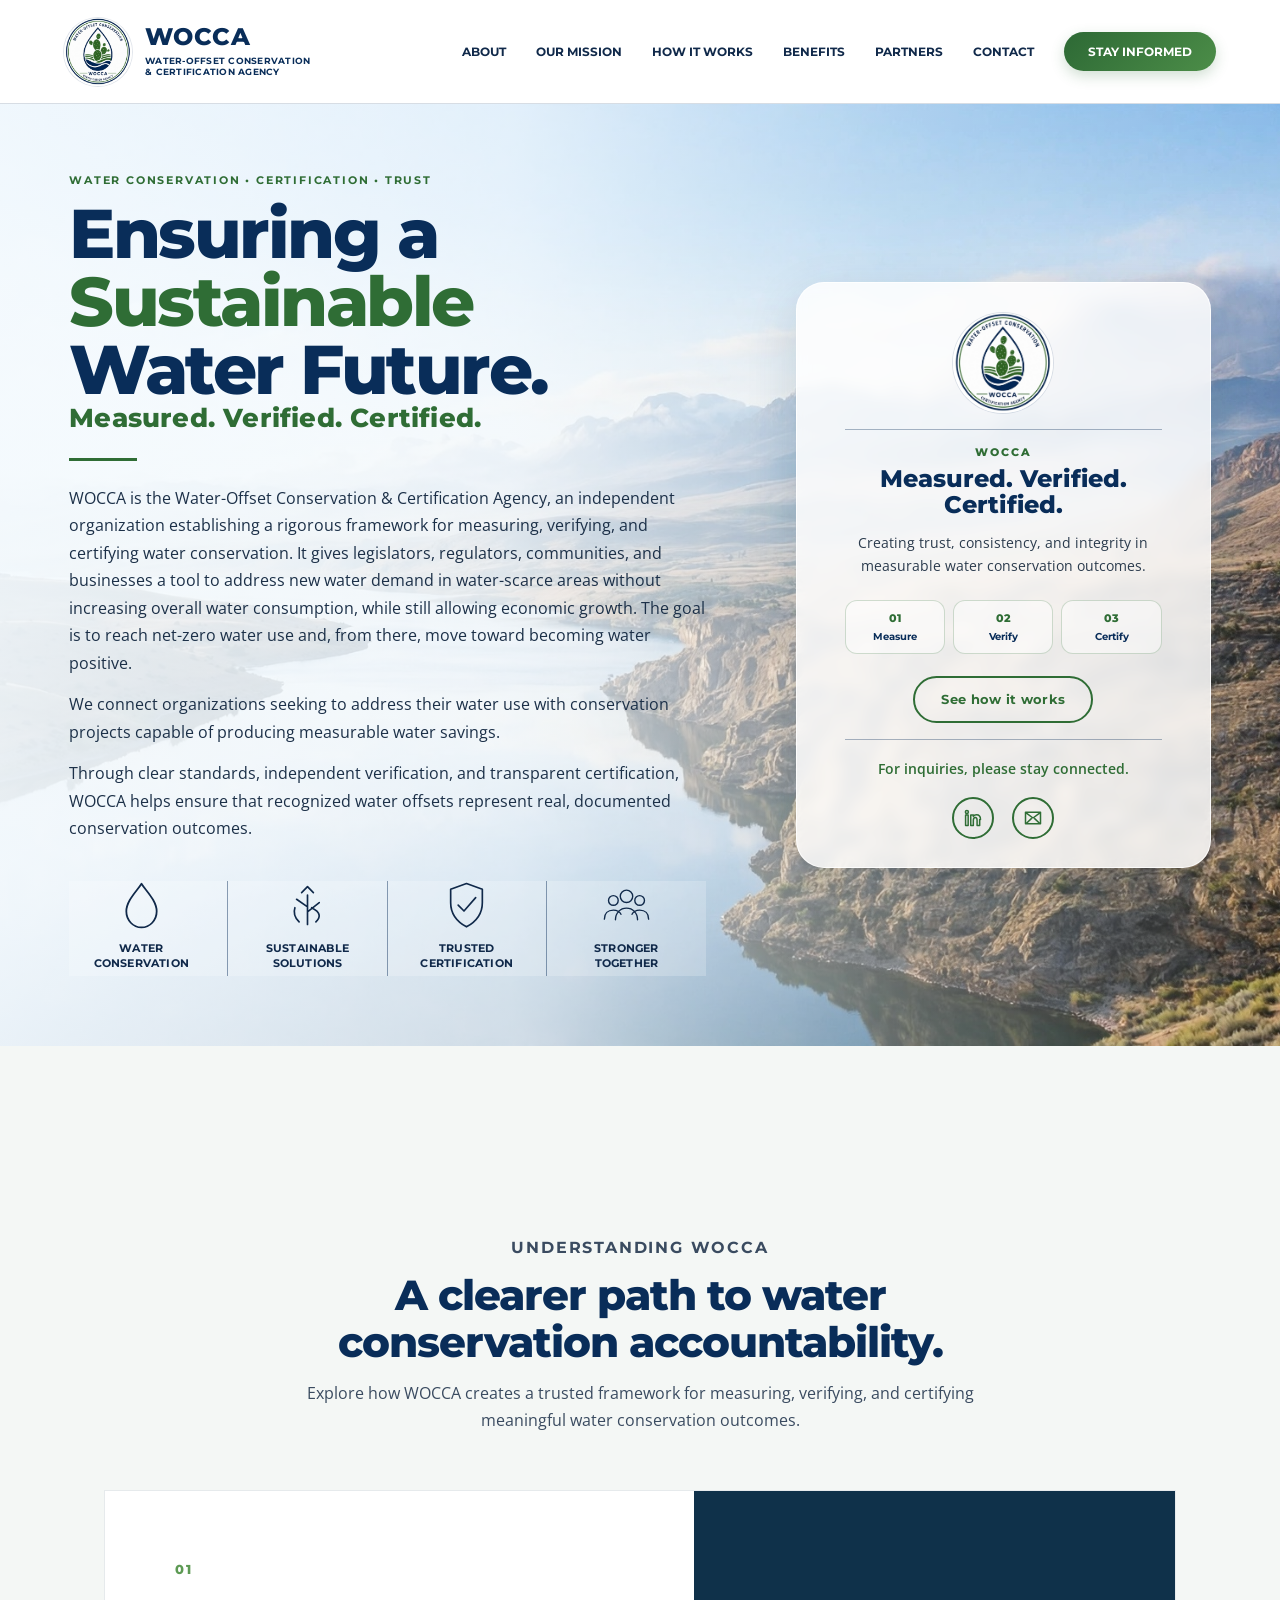
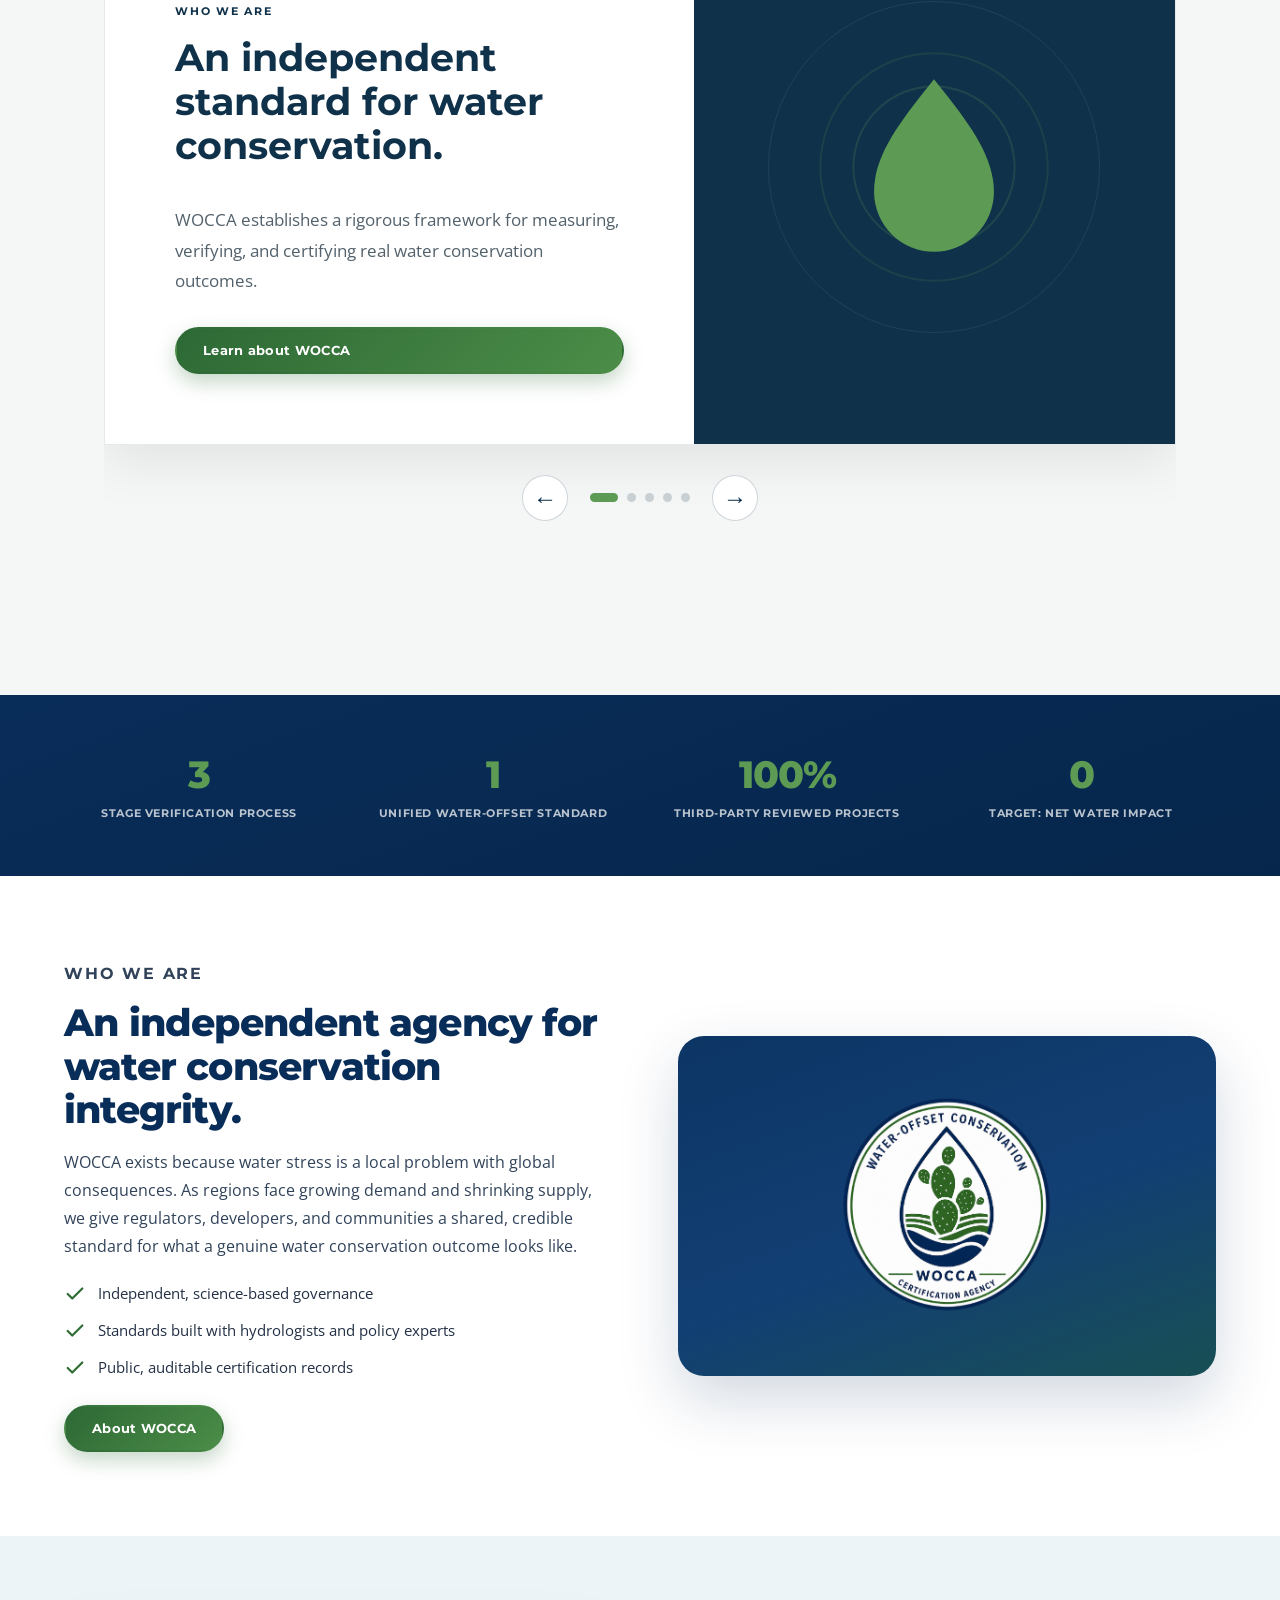
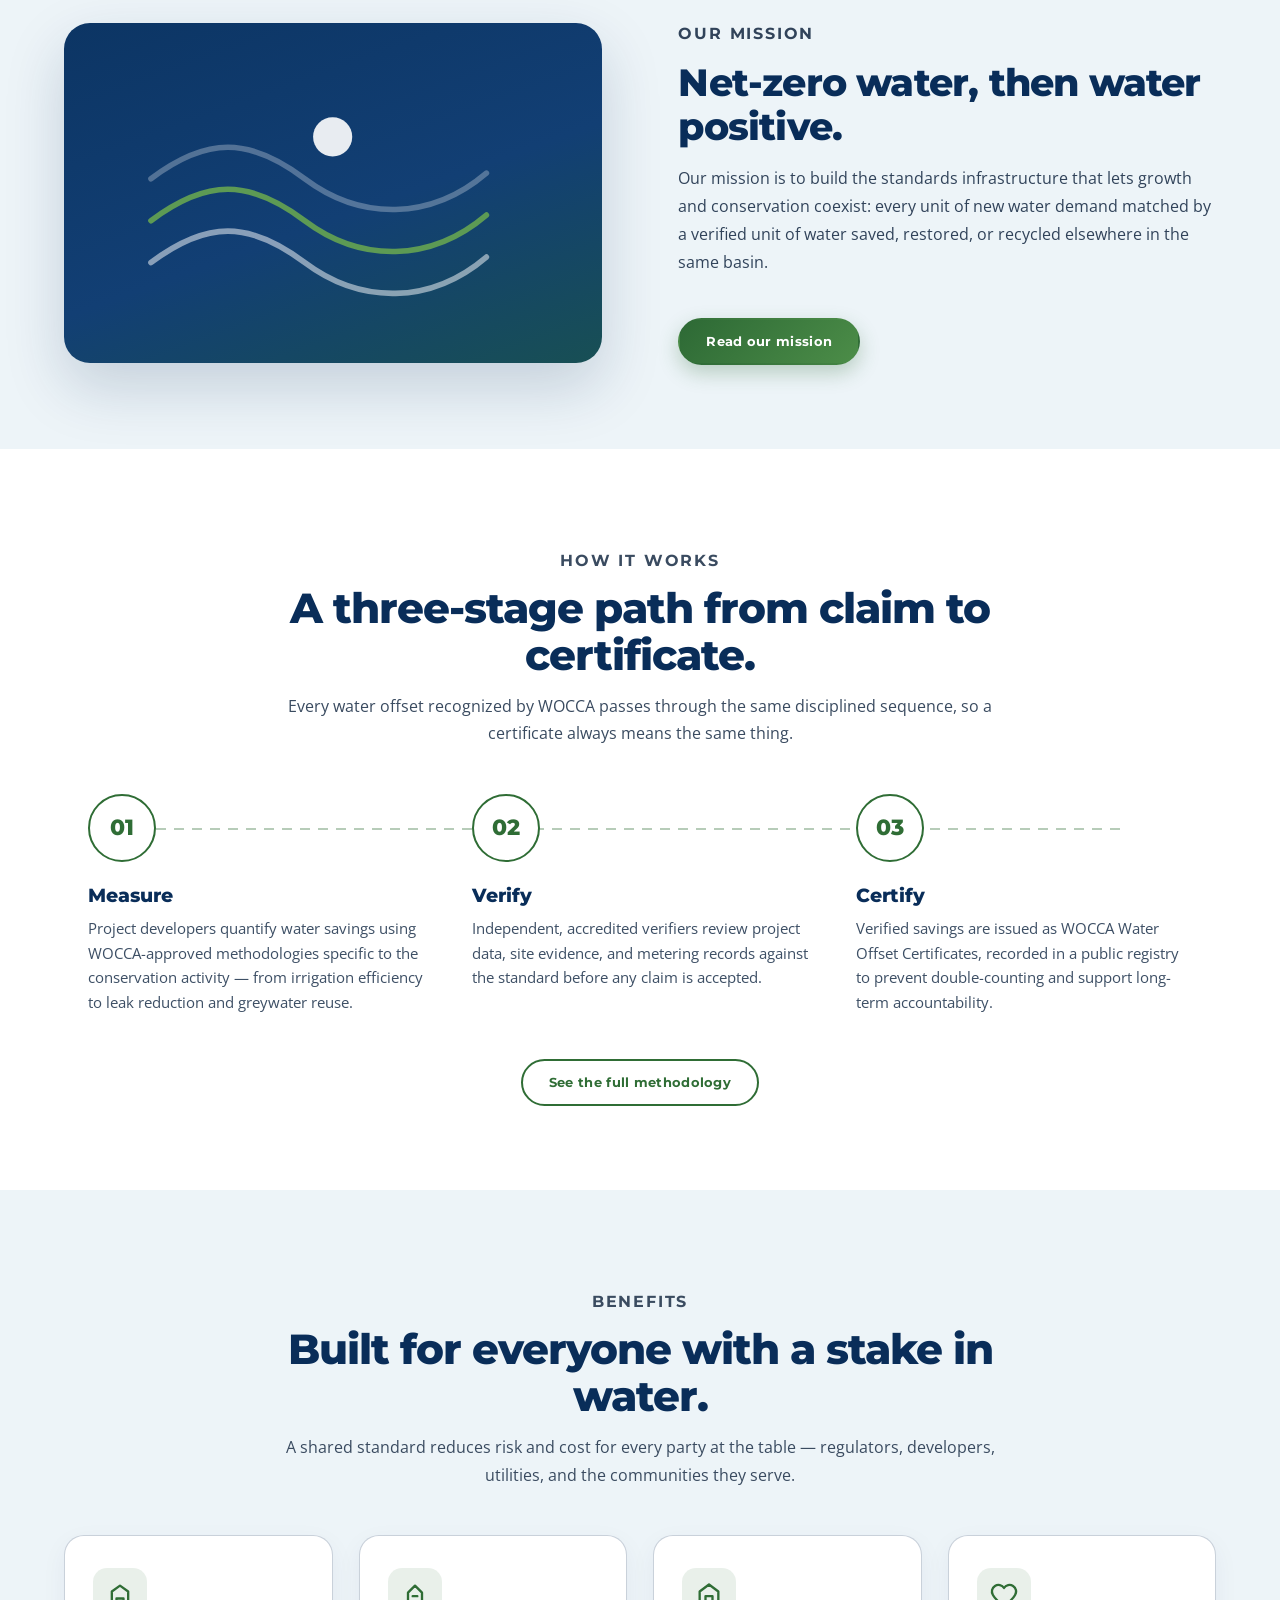
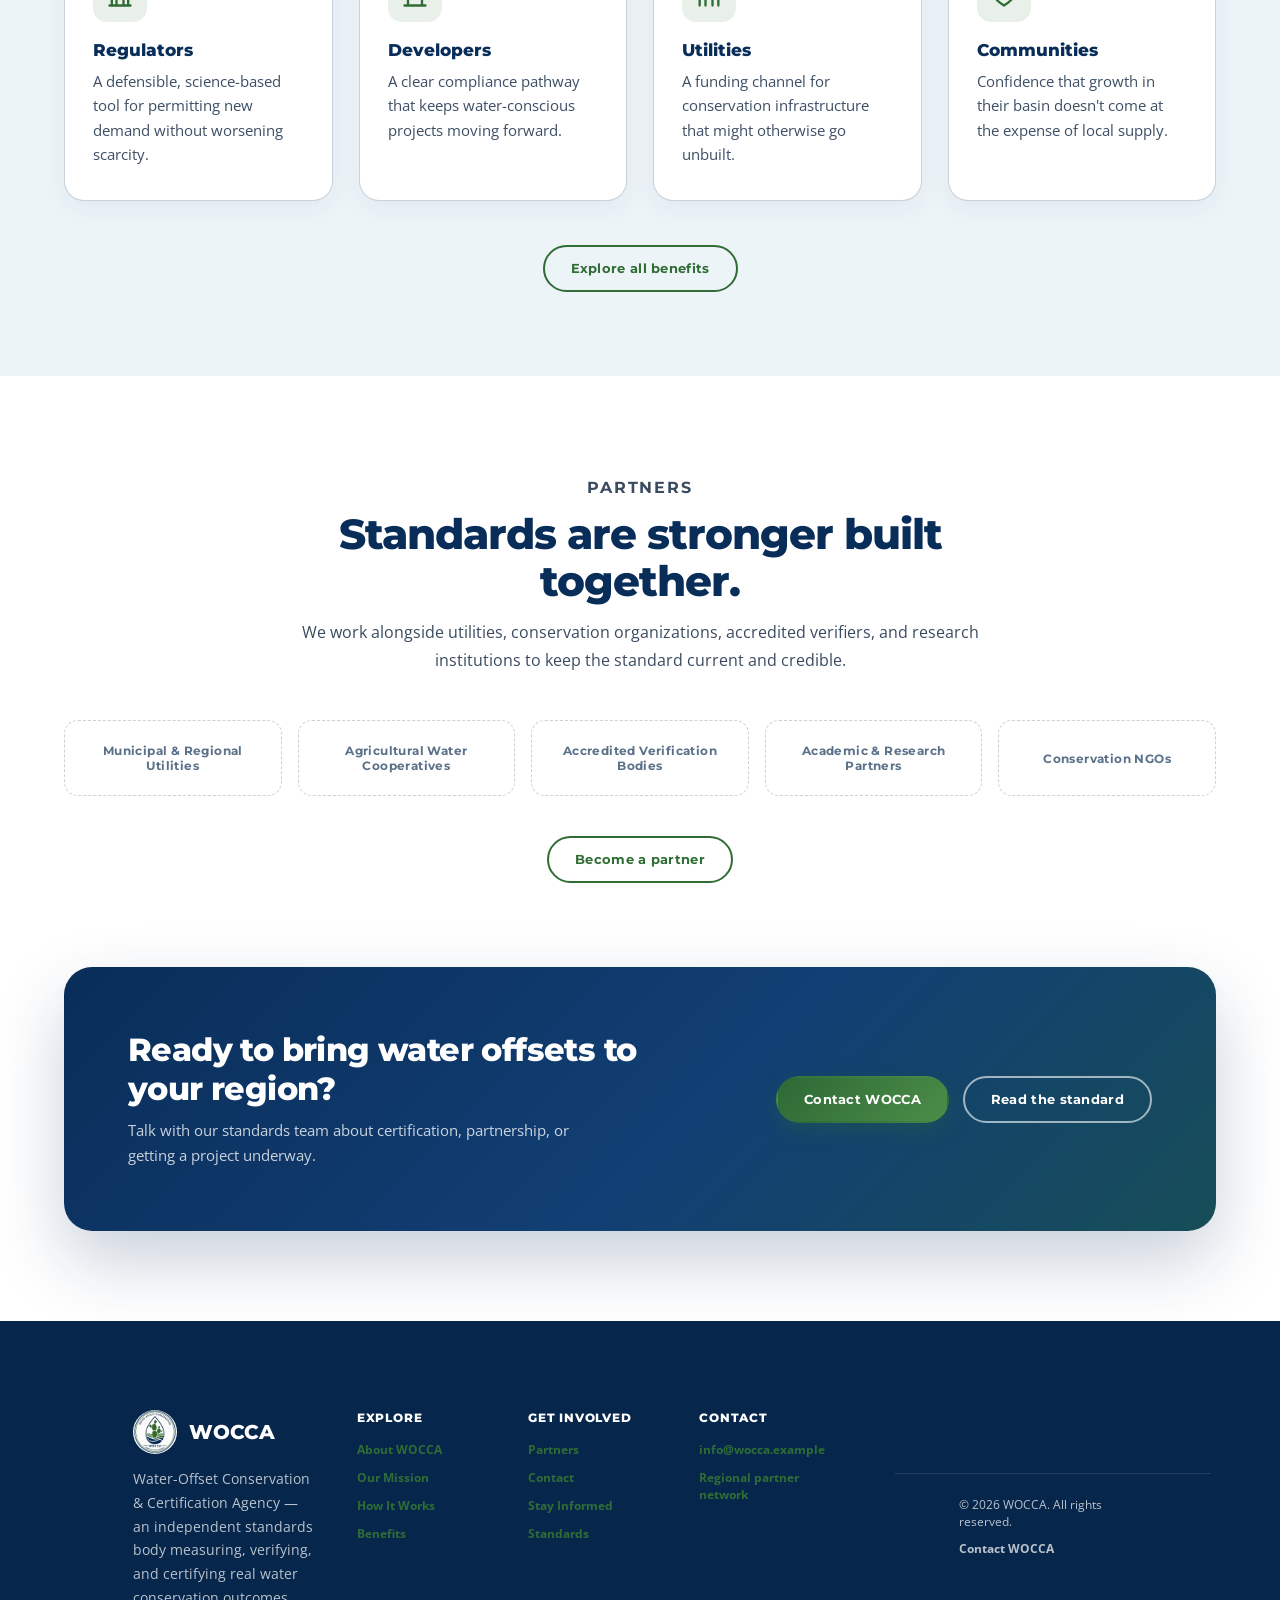
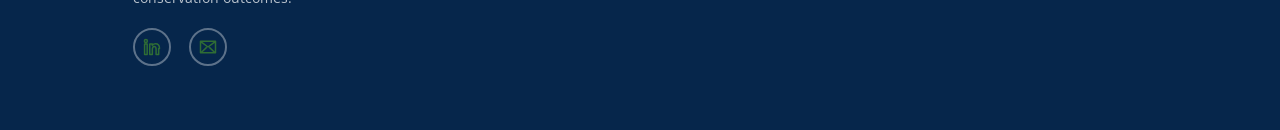
<file: index.html>
<!doctype html>
<html lang="en">
<head>
  <meta charset="utf-8">
  <meta name="viewport" content="width=device-width, initial-scale=1">
  <meta name="description" content="WOCCA — Water-Offset Conservation & Certification Agency. An independent standards body measuring, verifying, and certifying real water conservation outcomes to help communities and businesses reach net-zero water use.">
  <meta property="og:title" content="WOCCA | Water-Offset Conservation & Certification Agency">
  <meta property="og:description" content="A rigorous, science-based framework for measuring, verifying, and certifying water conservation and water offsets.">
  <meta property="og:type" content="website">
  <meta property="og:url" content="https://www.wocca.example/">
  <link rel="canonical" href="https://www.wocca.example/">
  <title>WOCCA | Water-Offset Conservation & Certification Agency</title>
  <link rel="preconnect" href="https://fonts.googleapis.com">
  <link rel="preconnect" href="https://fonts.gstatic.com" crossorigin>
  <link href="https://fonts.googleapis.com/css2?family=Montserrat:wght@500;600;700;800&family=Open+Sans:wght@400;500;600&display=swap" rel="stylesheet">
  <link rel="stylesheet" href="styles.css">
  <script type="application/ld+json">
  {
    "@context": "https://schema.org",
    "@type": "Organization",
    "name": "WOCCA — Water-Offset Conservation & Certification Agency",
    "url": "https://www.wocca.example/",
    "description": "Independent organization establishing standards for measuring, verifying, and certifying water conservation and water offsets.",
    "sameAs": ["https://www.linkedin.com/"]
  }
  </script>
</head>
<body>
  <header class="site-header" id="top">
    <a class="brand" href="index.html" aria-label="WOCCA home">
      <img class="brand-mark" src="assets/wocca-logo.jpg" alt="WOCCA logo">
      <span class="brand-text">
        <strong>WOCCA</strong>
        <small>WATER-OFFSET CONSERVATION<br>&amp; CERTIFICATION AGENCY</small>
      </span>
    </a>

    <button class="menu-toggle" type="button" aria-expanded="false" aria-controls="main-nav">
      <span></span><span></span><span></span>
      <span class="sr-only">Open menu</span>
    </button>

    <nav id="main-nav" class="main-nav" aria-label="Primary navigation">
      <a href="about.html">ABOUT</a>
      <a href="mission.html">OUR MISSION</a>
      <a href="how-it-works.html">HOW IT WORKS</a>
      <a href="benefits.html">BENEFITS</a>
      <a href="partners.html">PARTNERS</a>
      <a href="contact.html">CONTACT</a>
      <a class="nav-cta" href="contact.html#stay-informed">STAY INFORMED</a>
    </nav>
  </header>

  <main>
    <section class="hero">
      <div class="hero-bg" aria-hidden="true"></div>
      <div class="hero-overlay" aria-hidden="true"></div>

      <div class="hero-content">
        <div class="intro">
          <p class="eyebrow">WATER CONSERVATION • CERTIFICATION • TRUST</p>
          <h1>Ensuring a<br><span>Sustainable</span><br>Water Future.</h1>
          <h2 class="hero-tagline">Measured. Verified. Certified.</h2>
          <div class="green-rule"></div>

          <p class="lead">
            WOCCA is the Water-Offset Conservation &amp; Certification Agency, an independent organization establishing a rigorous framework for measuring, verifying, and certifying water conservation. It gives legislators, regulators, communities, and businesses a tool to address new water demand in water-scarce areas without increasing overall water consumption, while still allowing economic growth. The goal is to reach net-zero water use and, from there, move toward becoming water positive.
          </p>

          <p class="lead secondary">
            We connect organizations seeking to address their water use with conservation projects capable of producing measurable water savings.
          </p>

          <p class="lead secondary">
            Through clear standards, independent verification, and transparent certification, WOCCA helps ensure that recognized water offsets represent real, documented conservation outcomes.
          </p>

          <div class="value-grid">
            <div class="value-item">
              <img src="assets/icon-conservation.svg" alt="" aria-hidden="true">
              <span>WATER<br>CONSERVATION</span>
            </div>
            <div class="value-item">
              <img src="assets/icon-sustainable.svg" alt="" aria-hidden="true">
              <span>SUSTAINABLE<br>SOLUTIONS</span>
            </div>
            <div class="value-item">
              <img src="assets/icon-certification.svg" alt="" aria-hidden="true">
              <span>TRUSTED<br>CERTIFICATION</span>
            </div>
            <div class="value-item">
              <img src="assets/icon-community.svg" alt="" aria-hidden="true">
              <span>STRONGER<br>TOGETHER</span>
            </div>
          </div>
        </div>

        <aside class="coming-card">
          <img class="brand-mark card-logo" src="assets/wocca-logo.jpg" alt="WOCCA logo" style="width:100px;height:100px;margin:0 auto;display:block;">
          <div class="card-rule"></div>
          <p class="card-kicker">WOCCA</p>
          <h2>Measured. Verified. Certified.</h2>
          <p>Creating trust, consistency, and integrity in measurable water conservation outcomes.</p>

          <div class="process-mini" aria-label="WOCCA process">
            <div><strong>01</strong><span>Measure</span></div>
            <div><strong>02</strong><span>Verify</span></div>
            <div><strong>03</strong><span>Certify</span></div>
          </div>
          <a class="btn btn-ghost" href="how-it-works.html" style="margin-top:18px;">See how it works</a>

          <div class="card-rule"></div>
          <p class="connect">For inquiries, please stay connected.</p>

          <div class="socials">
            <a href="https://www.linkedin.com/" target="_blank" rel="noopener" aria-label="LinkedIn">
              <img src="assets/icon-linkedin.svg" alt="" aria-hidden="true">
            </a>
            <a href="mailto:info@wocca.example" aria-label="Email WOCCA">
              <img src="assets/icon-email.svg" alt="" aria-hidden="true">
            </a>
          </div>
        </aside>
      </div>
    </section>

    <!-- UNDERSTANDING WOCCA CAROUSEL -->
    <section class="wocca-carousel-section" aria-labelledby="wocca-carousel-title">
      <div class="section wocca-carousel-wrap">

        <div class="section-head center">
          <p class="eyebrow">UNDERSTANDING WOCCA</p>
          <h2 id="wocca-carousel-title">A clearer path to water conservation accountability.</h2>
          <p>
            Explore how WOCCA creates a trusted framework for measuring,
            verifying, and certifying meaningful water conservation outcomes.
          </p>
        </div>

        <div class="wocca-carousel">

          <!-- SLIDE 1 -->
          <article class="wocca-slide active">
            <div class="wocca-slide-content">
              <span class="slide-number">01</span>
              <p class="slide-label">WHO WE ARE</p>

              <h3>An independent standard for water conservation.</h3>

              <p>
                WOCCA establishes a rigorous framework for measuring,
                verifying, and certifying real water conservation outcomes.
              </p>

              <a href="about.html" class="btn btn-primary">
                Learn about WOCCA
              </a>
            </div>

            <div class="wocca-slide-visual visual-water">
              <svg viewBox="0 0 300 300" aria-hidden="true">
                <circle cx="150" cy="150" r="110" fill="none" stroke="currentColor" stroke-opacity=".15" stroke-width="2"/>
                <circle cx="150" cy="150" r="78" fill="none" stroke="currentColor" stroke-opacity=".2" stroke-width="2"/>
                <path d="M150 65c-31 39-58 72-58 109a58 58 0 0 0 116 0c0-37-27-70-58-109Z"
                      fill="currentColor"/>
              </svg>
            </div>
          </article>

          <!-- SLIDE 2 -->
          <article class="wocca-slide">
            <div class="wocca-slide-content">
              <span class="slide-number">02</span>
              <p class="slide-label">WATER OFFSETS</p>

              <h3>Making water savings measurable.</h3>

              <p>
                WOCCA connects new water demand with verified conservation
                projects capable of delivering measurable and documented
                water savings.
              </p>

              <a href="mission.html" class="btn btn-primary">
                Explore our mission
              </a>
            </div>

            <div class="wocca-slide-visual visual-offset">
              <svg viewBox="0 0 300 300" aria-hidden="true">
                <path d="M55 175c42-48 82-48 124 0s76 48 66-15"
                      fill="none"
                      stroke="currentColor"
                      stroke-width="10"
                      stroke-linecap="round"/>

                <path d="M60 120c42-48 82-48 124 0s76 48 66-15"
                      fill="none"
                      stroke="currentColor"
                      stroke-opacity=".4"
                      stroke-width="8"
                      stroke-linecap="round"/>

                <circle cx="150" cy="95" r="22" fill="currentColor"/>
              </svg>
            </div>
          </article>

          <!-- SLIDE 3 -->
          <article class="wocca-slide">
            <div class="wocca-slide-content">
              <span class="slide-number">03</span>
              <p class="slide-label">MEASURE & VERIFY</p>

              <h3>From conservation claim to verified outcome.</h3>

              <p>
                Projects follow defined methodologies and undergo independent
                review to ensure that recognized water savings are real,
                measurable, and properly documented.
              </p>

              <a href="how-it-works.html" class="btn btn-primary">
                See how it works
              </a>
            </div>

            <div class="wocca-slide-visual visual-verify">
              <svg viewBox="0 0 300 300" aria-hidden="true">
                <circle cx="150" cy="150" r="96"
                        fill="none"
                        stroke="currentColor"
                        stroke-opacity=".2"
                        stroke-width="4"/>

                <path d="M105 150l30 30 65-72"
                      fill="none"
                      stroke="currentColor"
                      stroke-width="14"
                      stroke-linecap="round"
                      stroke-linejoin="round"/>
              </svg>
            </div>
          </article>

          <!-- SLIDE 4 -->
          <article class="wocca-slide">
            <div class="wocca-slide-content">
              <span class="slide-number">04</span>
              <p class="slide-label">CERTIFICATION</p>

              <h3>Certification designed to build trust.</h3>

              <p>
                Through transparent standards and independent verification,
                WOCCA helps ensure that recognized conservation outcomes
                carry consistent meaning and credibility.
              </p>

              <a href="benefits.html" class="btn btn-primary">
                Explore the benefits
              </a>
            </div>

            <div class="wocca-slide-visual visual-certify">
              <svg viewBox="0 0 300 300" aria-hidden="true">
                <path d="M150 50 225 80v65c0 55-31 91-75 112-44-21-75-57-75-112V80l75-30Z"
                      fill="none"
                      stroke="currentColor"
                      stroke-width="8"/>

                <path d="M110 150l28 28 55-62"
                      fill="none"
                      stroke="currentColor"
                      stroke-width="12"
                      stroke-linecap="round"
                      stroke-linejoin="round"/>
              </svg>
            </div>
          </article>

          <!-- SLIDE 5 -->
          <article class="wocca-slide">
            <div class="wocca-slide-content">
              <span class="slide-number">05</span>
              <p class="slide-label">WHO WE SERVE</p>

              <h3>Built for everyone with a stake in water.</h3>

              <p>
                WOCCA provides a shared framework for regulators, businesses,
                utilities, conservation organizations, and communities
                working toward long-term water security.
              </p>

              <a href="partners.html" class="btn btn-primary">
                Work with WOCCA
              </a>
            </div>

            <div class="wocca-slide-visual visual-community">
              <svg viewBox="0 0 300 300" aria-hidden="true">
                <circle cx="150" cy="95" r="26" fill="currentColor"/>
                <circle cx="90" cy="130" r="20" fill="currentColor" opacity=".65"/>
                <circle cx="210" cy="130" r="20" fill="currentColor" opacity=".65"/>

                <path d="M105 230c0-44 20-70 45-70s45 26 45 70"
                      fill="none"
                      stroke="currentColor"
                      stroke-width="18"
                      stroke-linecap="round"/>

                <path d="M40 225c0-34 18-55 48-55 18 0 32 8 40 22"
                      fill="none"
                      stroke="currentColor"
                      stroke-opacity=".65"
                      stroke-width="14"
                      stroke-linecap="round"/>

                <path d="M260 225c0-34-18-55-48-55-18 0-32 8-40 22"
                      fill="none"
                      stroke="currentColor"
                      stroke-opacity=".65"
                      stroke-width="14"
                      stroke-linecap="round"/>
              </svg>
            </div>

          </article>

          <!-- CONTROLS -->
          <div class="carousel-controls">

            <button
              class="carousel-arrow carousel-prev"
              type="button"
              aria-label="Previous slide">

              ←

            </button>

            <div class="carousel-dots" aria-label="Carousel navigation">
              <button class="carousel-dot active" type="button" aria-label="Go to slide 1"></button>
              <button class="carousel-dot" type="button" aria-label="Go to slide 2"></button>
              <button class="carousel-dot" type="button" aria-label="Go to slide 3"></button>
              <button class="carousel-dot" type="button" aria-label="Go to slide 4"></button>
              <button class="carousel-dot" type="button" aria-label="Go to slide 5"></button>
            </div>

            <button
              class="carousel-arrow carousel-next"
              type="button"
              aria-label="Next slide">

              →

            </button>

          </div>

        </div>

      </div>
    </section>

    <!-- STAT BAND -->
    <section class="section-navy">
      <div class="section" style="padding-top:56px;padding-bottom:56px;">
        <div class="stat-band">
          <div class="stat-item"><strong>3</strong><span>STAGE VERIFICATION PROCESS</span></div>
          <div class="stat-item"><strong>1</strong><span>UNIFIED WATER-OFFSET STANDARD</span></div>
          <div class="stat-item"><strong>100%</strong><span>THIRD-PARTY REVIEWED PROJECTS</span></div>
          <div class="stat-item"><strong>0</strong><span>TARGET: NET WATER IMPACT</span></div>
        </div>
      </div>
    </section>

    <!-- ABOUT PREVIEW -->
    <section class="section" id="about">
      <div class="split">
        <div>
          <p class="eyebrow">WHO WE ARE</p>
          <h2>An independent agency for water conservation integrity.</h2>
          <p style="margin-top:16px;">WOCCA exists because water stress is a local problem with global consequences. As regions face growing demand and shrinking supply, we give regulators, developers, and communities a shared, credible standard for what a genuine water conservation outcome looks like.</p>
          <ul class="check-list">
            <li><img src="assets/icon-check.svg" alt="" aria-hidden="true">Independent, science-based governance</li>
            <li><img src="assets/icon-check.svg" alt="" aria-hidden="true">Standards built with hydrologists and policy experts</li>
            <li><img src="assets/icon-check.svg" alt="" aria-hidden="true">Public, auditable certification records</li>
          </ul>
          <a class="btn btn-primary" href="about.html" style="margin-top:26px;">About WOCCA</a>
        </div>
          <div class="split-visual">
            <img
              class="split-logo"
              src="assets/wacco-logo.png"
              alt="WOCCA logo">
          </div>
      </div>
    </section>

    <!-- MISSION PREVIEW -->
    <section class="section section-alt">
      <div class="split reverse">
        <div class="split-visual" aria-hidden="true">
          <svg viewBox="0 0 300 240" xmlns="http://www.w3.org/2000/svg">
            <path d="M20 170c40-30 70-30 110 0s90 30 130-4" fill="none" stroke="#ffffff" stroke-opacity=".5" stroke-width="4" stroke-linecap="round"/>
            <path d="M20 140c40-30 70-30 110 0s90 30 130-4" fill="none" stroke="#5d9a54" stroke-width="4" stroke-linecap="round"/>
            <path d="M20 110c40-30 70-30 110 0s90 30 130-4" fill="none" stroke="#ffffff" stroke-opacity=".28" stroke-width="4" stroke-linecap="round"/>
            <circle cx="150" cy="80" r="14" fill="#ffffff" fill-opacity=".9"/>
          </svg>
        </div>
        <div>
          <p class="eyebrow">OUR MISSION</p>
          <h2>Net-zero water, then water positive.</h2>
          <p style="margin-top:16px;">Our mission is to build the standards infrastructure that lets growth and conservation coexist: every unit of new water demand matched by a verified unit of water saved, restored, or recycled elsewhere in the same basin.</p>
          <a class="btn btn-primary" href="mission.html" style="margin-top:26px;">Read our mission</a>
        </div>
      </div>
    </section>

    <!-- HOW IT WORKS PREVIEW -->
    <section class="section" id="how-it-works">
      <div class="section-head center">
        <p class="eyebrow">HOW IT WORKS</p>
        <h2>A three-stage path from claim to certificate.</h2>
        <p>Every water offset recognized by WOCCA passes through the same disciplined sequence, so a certificate always means the same thing.</p>
      </div>
      <div class="process-detail">
        <div class="process-step">
          <div class="step-num">01</div>
          <h3>Measure</h3>
          <p>Project developers quantify water savings using WOCCA-approved methodologies specific to the conservation activity — from irrigation efficiency to leak reduction and greywater reuse.</p>
        </div>
        <div class="process-step">
          <div class="step-num">02</div>
          <h3>Verify</h3>
          <p>Independent, accredited verifiers review project data, site evidence, and metering records against the standard before any claim is accepted.</p>
        </div>
        <div class="process-step">
          <div class="step-num">03</div>
          <h3>Certify</h3>
          <p>Verified savings are issued as WOCCA Water Offset Certificates, recorded in a public registry to prevent double-counting and support long-term accountability.</p>
        </div>
      </div>
      <div style="text-align:center;margin-top:44px;">
        <a class="btn btn-ghost" href="how-it-works.html">See the full methodology</a>
      </div>
    </section>

    <!-- BENEFITS PREVIEW -->
    <section class="section section-alt" id="benefits">
      <div class="section-head center">
        <p class="eyebrow">BENEFITS</p>
        <h2>Built for everyone with a stake in water.</h2>
        <p>A shared standard reduces risk and cost for every party at the table — regulators, developers, utilities, and the communities they serve.</p>
      </div>
      <div class="card-grid cols-4">
        <div class="info-card">
          <div class="icon-badge"><svg viewBox="0 0 24 24"><path d="M3 21h18M5 21V9l7-5 7 5v12M9 21v-6h6v6"/></svg></div>
          <h3>Regulators</h3>
          <p>A defensible, science-based tool for permitting new demand without worsening scarcity.</p>
        </div>
        <div class="info-card">
          <div class="icon-badge"><svg viewBox="0 0 24 24"><path d="M3 21h18M6 21V10l6-6 6 6v11M10 13h4"/></svg></div>
          <h3>Developers</h3>
          <p>A clear compliance pathway that keeps water-conscious projects moving forward.</p>
        </div>
        <div class="info-card">
          <div class="icon-badge"><svg viewBox="0 0 24 24"><path d="M4 21V9l8-6 8 6v12M9 21v-8h6v8"/></svg></div>
          <h3>Utilities</h3>
          <p>A funding channel for conservation infrastructure that might otherwise go unbuilt.</p>
        </div>
        <div class="info-card">
          <div class="icon-badge"><svg viewBox="0 0 24 24"><path d="M12 21s-7-4.5-9.5-9A5.5 5.5 0 0 1 12 6a5.5 5.5 0 0 1 9.5 6c-2.5 4.5-9.5 9-9.5 9Z"/></svg></div>
          <h3>Communities</h3>
          <p>Confidence that growth in their basin doesn't come at the expense of local supply.</p>
        </div>
      </div>
      <div style="text-align:center;margin-top:44px;">
        <a class="btn btn-ghost" href="benefits.html">Explore all benefits</a>
      </div>
    </section>

    <!-- PARTNERS PREVIEW -->
    <section class="section" id="partners">
      <div class="section-head center">
        <p class="eyebrow">PARTNERS</p>
        <h2>Standards are stronger built together.</h2>
        <p>We work alongside utilities, conservation organizations, accredited verifiers, and research institutions to keep the standard current and credible.</p>
      </div>
      <div class="logo-strip">
        <div class="logo-chip">Municipal &amp; Regional Utilities</div>
        <div class="logo-chip">Agricultural Water Cooperatives</div>
        <div class="logo-chip">Accredited Verification Bodies</div>
        <div class="logo-chip">Academic &amp; Research Partners</div>
        <div class="logo-chip">Conservation NGOs</div>
      </div>
      <div style="text-align:center;margin-top:40px;">
        <a class="btn btn-ghost" href="partners.html">Become a partner</a>
      </div>
    </section>

    <!-- CTA BAND -->
    <div class="cta-band" id="contact">
      <div class="cta-inner">
        <div>
          <h2>Ready to bring water offsets to your region?</h2>
          <p>Talk with our standards team about certification, partnership, or getting a project underway.</p>
        </div>
        <div class="cta-actions">
          <a class="btn btn-primary" href="contact.html">Contact WOCCA</a>
          <a class="btn btn-outline" href="mission.html">Read the standard</a>
        </div>
      </div>
    </div>
  </main>

  <footer class="site-footer">
    <div class="footer-top">
      <div class="footer-col">
        <div class="footer-brand">
          <img class="brand-mark" src="assets/wocca-logo.jpg" alt="WOCCA logo" style="width:44px;height:44px;">
          <strong>WOCCA</strong>
        </div>
        <p class="footer-desc">Water-Offset Conservation &amp; Certification Agency — an independent standards body measuring, verifying, and certifying real water conservation outcomes.</p>
        <div class="socials">
          <a href="https://www.linkedin.com/" target="_blank" rel="noopener" aria-label="LinkedIn">
            <img src="assets/icon-linkedin.svg" alt="" aria-hidden="true">
          </a>
          <a href="mailto:info@wocca.example" aria-label="Email WOCCA">
            <img src="assets/icon-email.svg" alt="" aria-hidden="true">
          </a>
        </div>
      </div>
      <div class="footer-col">
        <h4>EXPLORE</h4>
        <ul>
          <li><a href="about.html">About WOCCA</a></li>
          <li><a href="mission.html">Our Mission</a></li>
          <li><a href="how-it-works.html">How It Works</a></li>
          <li><a href="benefits.html">Benefits</a></li>
        </ul>
      </div>
      <div class="footer-col">
        <h4>GET INVOLVED</h4>
        <ul>
          <li><a href="partners.html">Partners</a></li>
          <li><a href="contact.html">Contact</a></li>
          <li><a href="contact.html#stay-informed">Stay Informed</a></li>
          <li><a href="mission.html#standards">Standards</a></li>
        </ul>
      </div>
      <div class="footer-col">
        <h4>CONTACT</h4>
        <ul>
          <li><a href="mailto:info@wocca.example">info@wocca.example</a></li>
          <li><a href="partners.html">Regional partner network</a></li>
        </ul>
      </div>
    </div>
    <div class="footer-bottom">
      <span>© <span id="year"></span> WOCCA. All rights reserved.</span>
      <a href="contact.html">Contact WOCCA</a>
    </div>
  </footer>

  <button id="backToTopFab" class="back-to-top-fab" aria-label="Back to top" type="button">
    <img src="assets/icon-arrow-up.svg" alt="" aria-hidden="true">
  </button>

  <script src="script.js"></script>
</body>
</html>
</file>
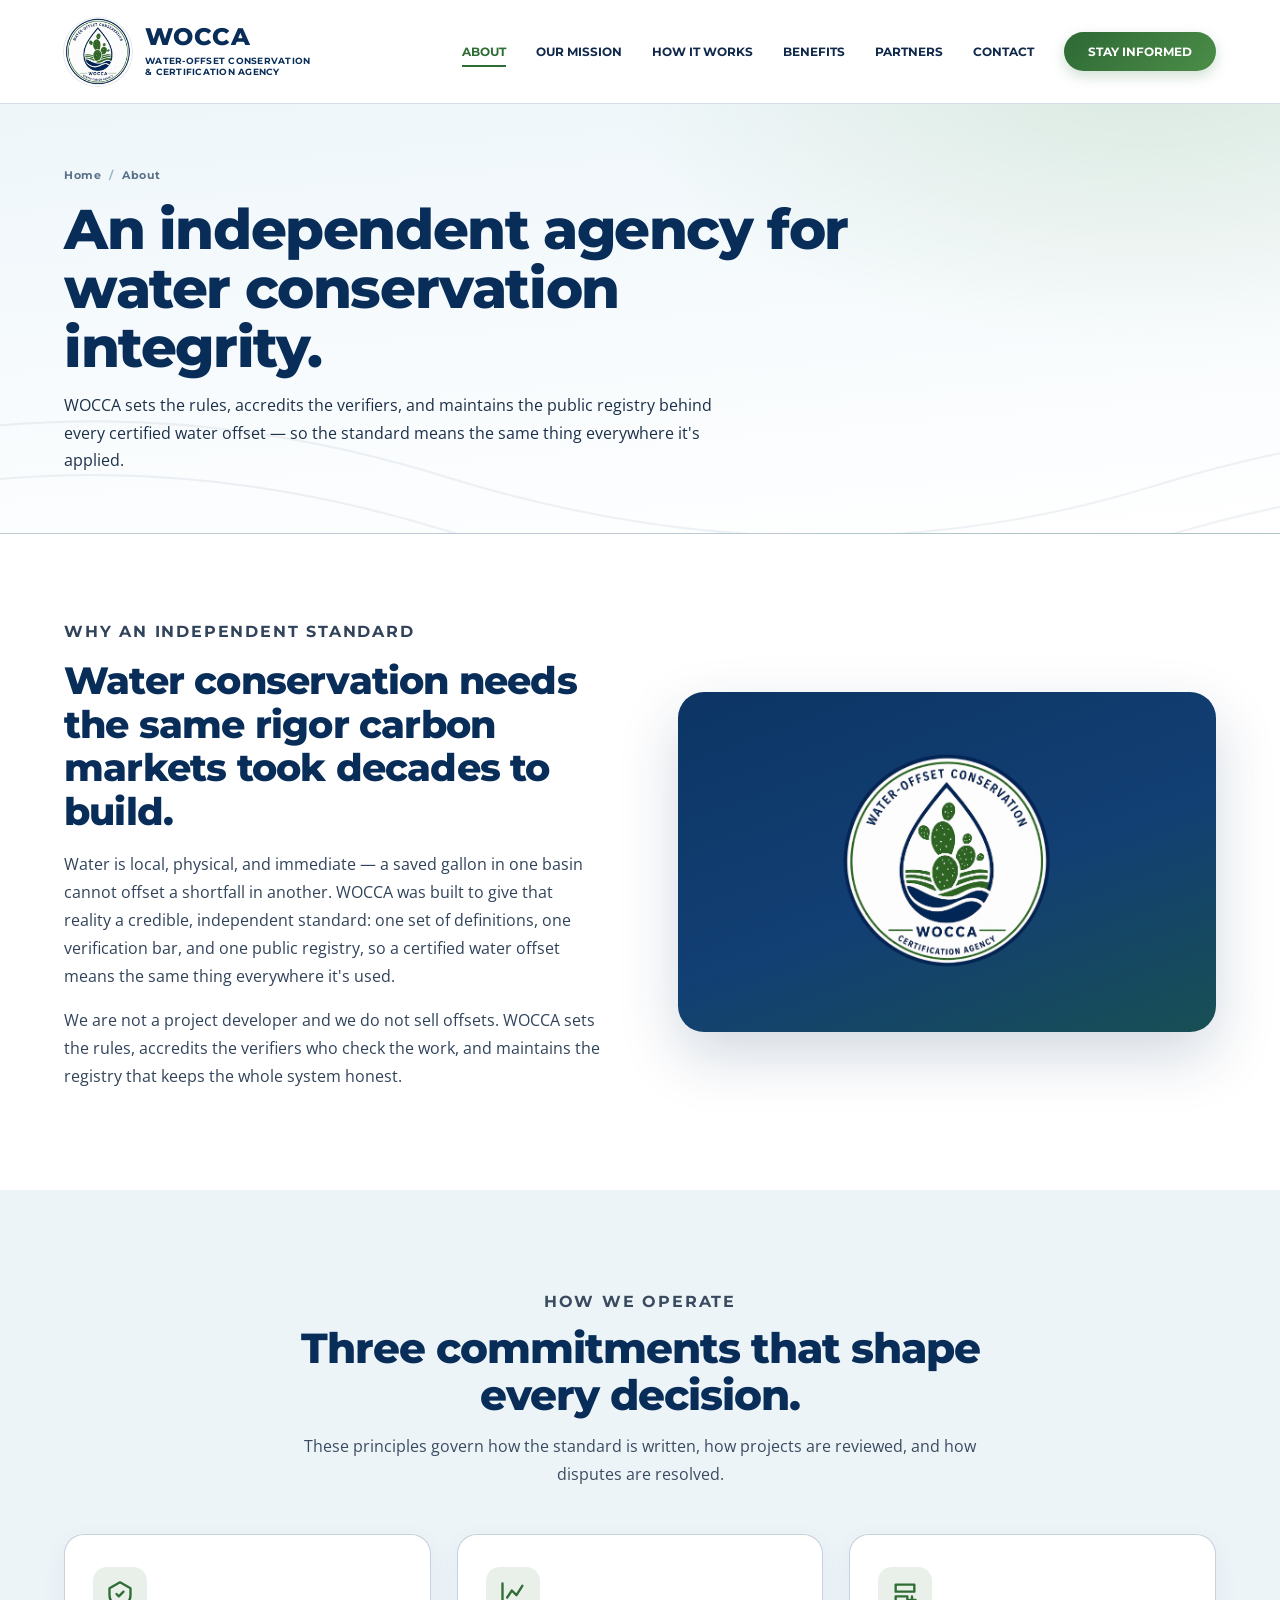
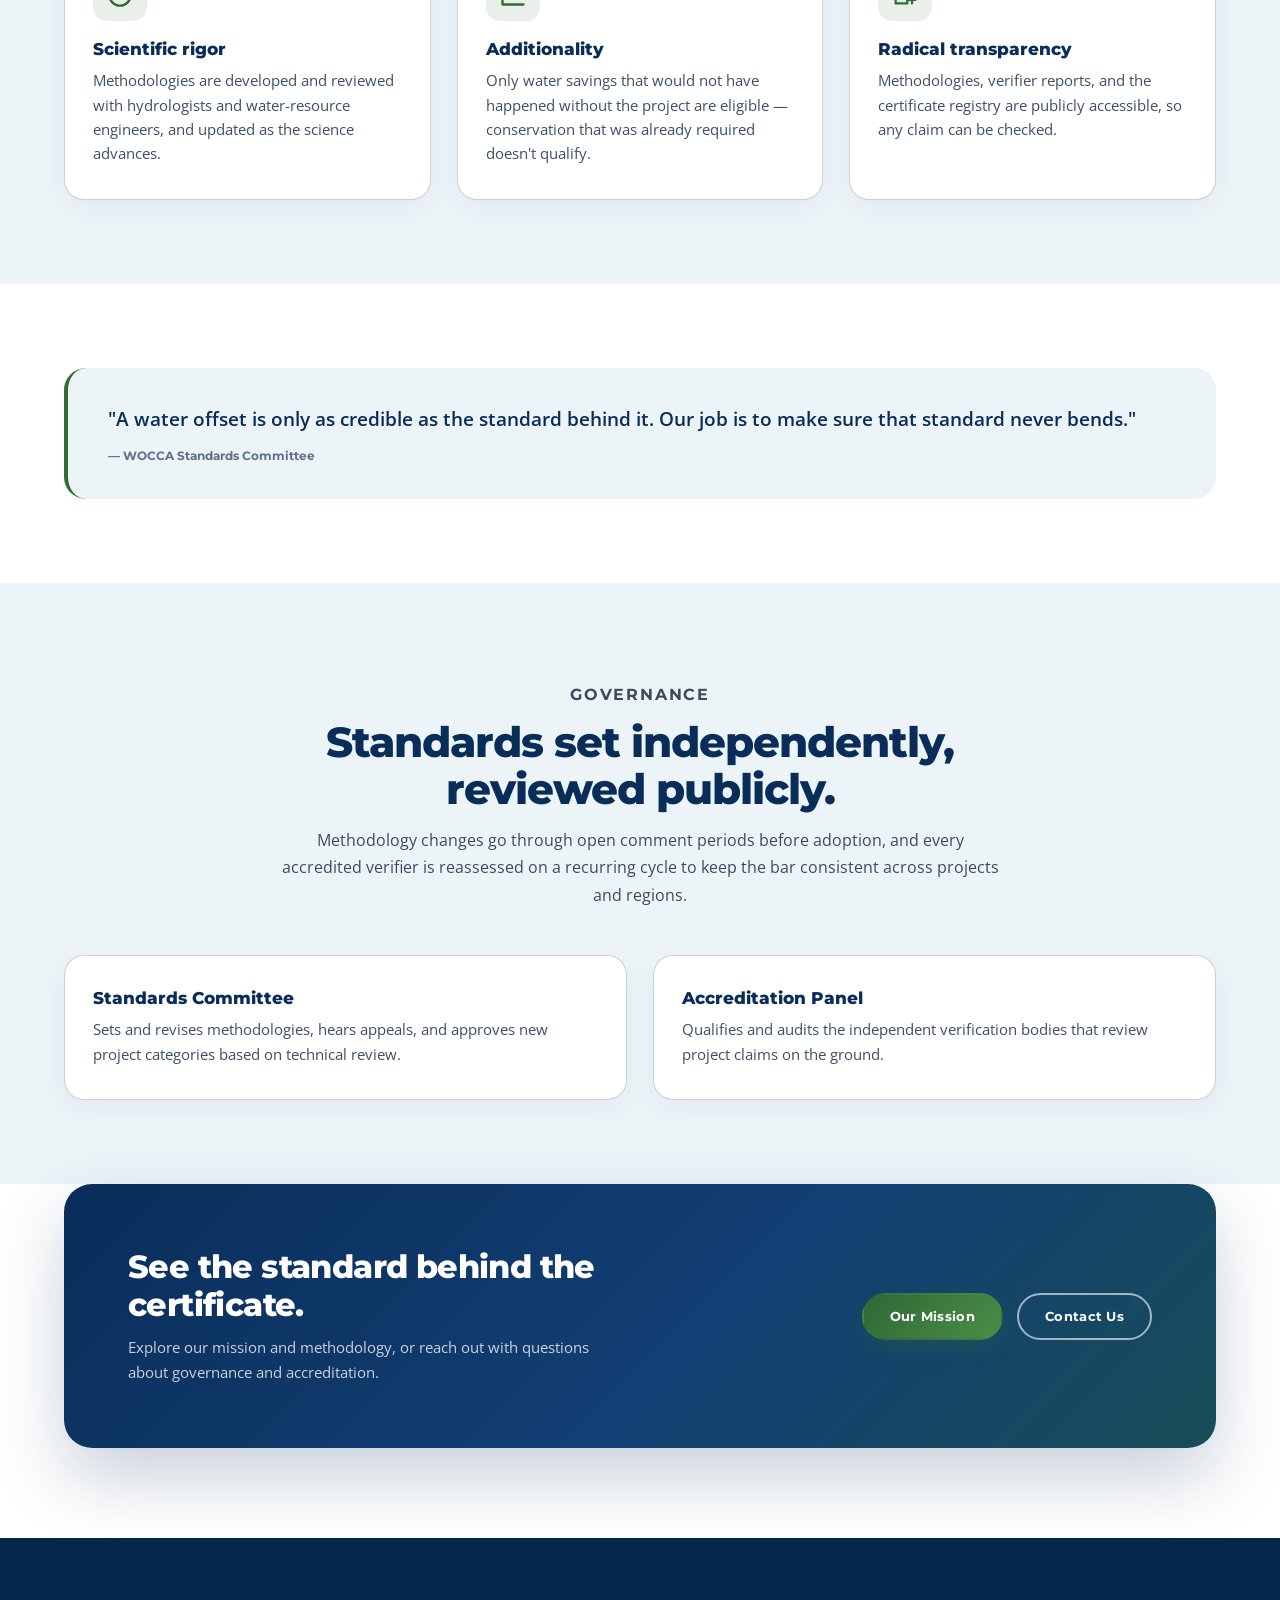
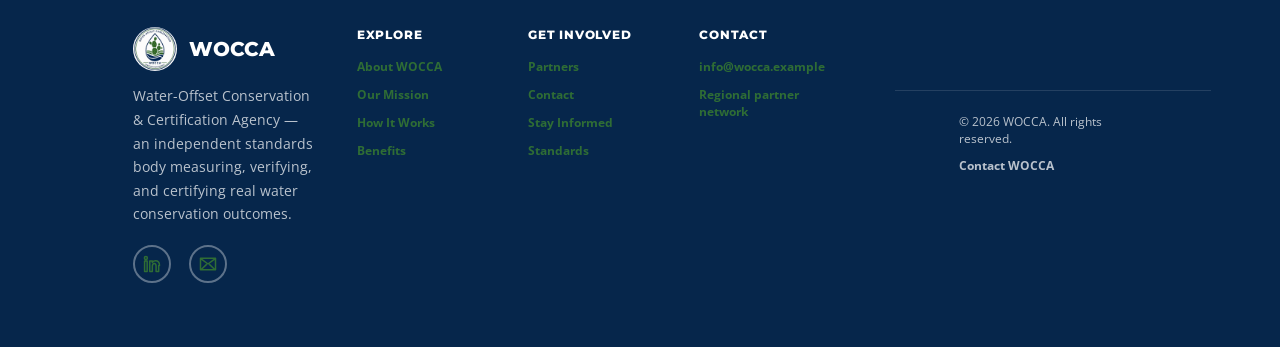
<file: about.html>
<!doctype html>
<html lang="en">
<head>
  <meta charset="utf-8">
  <meta name="viewport" content="width=device-width, initial-scale=1">
  <meta name="description" content="Learn how WOCCA operates as an independent, science-based standards body governing water conservation measurement, verification, and certification.">
  <meta property="og:title" content="About WOCCA | Independent Water-Offset Standards Agency">
  <meta property="og:description" content="Learn how WOCCA operates as an independent, science-based standards body governing water conservation measurement, verification, and certification.">
  <meta property="og:type" content="website">
  <meta property="og:url" content="https://www.wocca.example/about.html">
  <link rel="canonical" href="https://www.wocca.example/about.html">
  <title>About WOCCA | Independent Water-Offset Standards Agency</title>
  <link rel="preconnect" href="https://fonts.googleapis.com">
  <link rel="preconnect" href="https://fonts.gstatic.com" crossorigin>
  <link href="https://fonts.googleapis.com/css2?family=Montserrat:wght@500;600;700;800&family=Open+Sans:wght@400;500;600&display=swap" rel="stylesheet">
  <link rel="stylesheet" href="styles.css">
  
</head>
<body>
  <header class="site-header">
    <a class="brand" href="index.html" aria-label="WOCCA home">
      <img class="brand-mark" src="assets/wocca-logo.jpg" alt="WOCCA logo">
      <span class="brand-text">
        <strong>WOCCA</strong>
        <small>WATER-OFFSET CONSERVATION<br>&amp; CERTIFICATION AGENCY</small>
      </span>
    </a>

    <button class="menu-toggle" type="button" aria-expanded="false" aria-controls="main-nav">
      <span></span><span></span><span></span>
      <span class="sr-only">Open menu</span>
    </button>

    <nav id="main-nav" class="main-nav" aria-label="Primary navigation">
      <a href="about.html">ABOUT</a>
      <a href="mission.html">OUR MISSION</a>
      <a href="how-it-works.html">HOW IT WORKS</a>
      <a href="benefits.html">BENEFITS</a>
      <a href="partners.html">PARTNERS</a>
      <a href="contact.html">CONTACT</a>
      <a class="nav-cta" href="contact.html#stay-informed">STAY INFORMED</a>
    </nav>
  </header>

  <main>
    <section class="page-hero">
      <div class="page-hero-inner">
        <p class="breadcrumb"><a href="index.html">Home</a><span aria-hidden="true">/</span>About</p>
        <h1>An independent agency for water conservation integrity.</h1>
        <p class="lead">WOCCA sets the rules, accredits the verifiers, and maintains the public registry behind every certified water offset — so the standard means the same thing everywhere it's applied.</p>
      </div>
    </section>

    
    <section class="section">
      <div class="split">
        <div>
          <p class="eyebrow">WHY AN INDEPENDENT STANDARD</p>
          <h2>Water conservation needs the same rigor carbon markets took decades to build.</h2>
          <p style="margin-top:16px;">Water is local, physical, and immediate — a saved gallon in one basin cannot offset a shortfall in another. WOCCA was built to give that reality a credible, independent standard: one set of definitions, one verification bar, and one public registry, so a certified water offset means the same thing everywhere it's used.</p>
          <p>We are not a project developer and we do not sell offsets. WOCCA sets the rules, accredits the verifiers who check the work, and maintains the registry that keeps the whole system honest.</p>
        </div>
        <div class="split-visual">
          <img
            class="split-logo"
            src="assets/wacco-logo.png"
            alt="WOCCA logo">
        </div>
      </div>
    </section>

    <section class="section section-alt">
      <div class="section-head center">
        <p class="eyebrow">HOW WE OPERATE</p>
        <h2>Three commitments that shape every decision.</h2>
        <p>These principles govern how the standard is written, how projects are reviewed, and how disputes are resolved.</p>
      </div>
      <div class="card-grid">
        <div class="info-card">
          <div class="icon-badge"><svg viewBox="0 0 24 24"><path d="M12 2 3 7v6c0 5 4 9 9 9s9-4 9-9V7l-9-5Z"/><path d="M9 12l2 2 4-4"/></svg></div>
          <h3>Scientific rigor</h3>
          <p>Methodologies are developed and reviewed with hydrologists and water-resource engineers, and updated as the science advances.</p>
        </div>
        <div class="info-card">
          <div class="icon-badge"><svg viewBox="0 0 24 24"><path d="M3 3v18h18"/><path d="M7 15l4-6 4 4 5-8"/></svg></div>
          <h3>Additionality</h3>
          <p>Only water savings that would not have happened without the project are eligible — conservation that was already required doesn't qualify.</p>
        </div>
        <div class="info-card">
          <div class="icon-badge"><svg viewBox="0 0 24 24"><path d="M4 4h16v6H4zM4 14h10v6H4z"/><path d="M18 14v6M15 17h6"/></svg></div>
          <h3>Radical transparency</h3>
          <p>Methodologies, verifier reports, and the certificate registry are publicly accessible, so any claim can be checked.</p>
        </div>
      </div>
    </section>

    <section class="section">
      <blockquote class="callout">
        <p>"A water offset is only as credible as the standard behind it. Our job is to make sure that standard never bends."</p>
        <footer>— WOCCA Standards Committee</footer>
      </blockquote>
    </section>

    <section class="section section-alt">
      <div class="section-head center">
        <p class="eyebrow">GOVERNANCE</p>
        <h2>Standards set independently, reviewed publicly.</h2>
        <p>Methodology changes go through open comment periods before adoption, and every accredited verifier is reassessed on a recurring cycle to keep the bar consistent across projects and regions.</p>
      </div>
      <div class="card-grid cols-2">
        <div class="info-card">
          <h3>Standards Committee</h3>
          <p>Sets and revises methodologies, hears appeals, and approves new project categories based on technical review.</p>
        </div>
        <div class="info-card">
          <h3>Accreditation Panel</h3>
          <p>Qualifies and audits the independent verification bodies that review project claims on the ground.</p>
        </div>
      </div>
    </section>

    <div class="cta-band">
      <div class="cta-inner">
        <div>
          <h2>See the standard behind the certificate.</h2>
          <p>Explore our mission and methodology, or reach out with questions about governance and accreditation.</p>
        </div>
        <div class="cta-actions">
          <a class="btn btn-primary" href="mission.html">Our Mission</a>
          <a class="btn btn-outline" href="contact.html">Contact Us</a>
        </div>
      </div>
    </div>
  </main>

  <footer class="site-footer">
    <div class="footer-top">
      <div class="footer-col">
        <div class="footer-brand">
          <img class="brand-mark" src="assets/wocca-logo.jpg" alt="WOCCA logo" style="width:44px;height:44px;">
          <strong>WOCCA</strong>
        </div>
        <p class="footer-desc">Water-Offset Conservation &amp; Certification Agency — an independent standards body measuring, verifying, and certifying real water conservation outcomes.</p>
        <div class="socials">
          <a href="https://www.linkedin.com/" target="_blank" rel="noopener" aria-label="LinkedIn">
            <img src="assets/icon-linkedin.svg" alt="" aria-hidden="true">
          </a>
          <a href="mailto:info@wocca.example" aria-label="Email WOCCA">
            <img src="assets/icon-email.svg" alt="" aria-hidden="true">
          </a>
        </div>
      </div>
      <div class="footer-col">
        <h4>EXPLORE</h4>
        <ul>
          <li><a href="about.html">About WOCCA</a></li>
          <li><a href="mission.html">Our Mission</a></li>
          <li><a href="how-it-works.html">How It Works</a></li>
          <li><a href="benefits.html">Benefits</a></li>
        </ul>
      </div>
      <div class="footer-col">
        <h4>GET INVOLVED</h4>
        <ul>
          <li><a href="partners.html">Partners</a></li>
          <li><a href="contact.html">Contact</a></li>
          <li><a href="contact.html#stay-informed">Stay Informed</a></li>
          <li><a href="mission.html#standards">Standards</a></li>
        </ul>
      </div>
      <div class="footer-col">
        <h4>CONTACT</h4>
        <ul>
          <li><a href="mailto:info@wocca.example">info@wocca.example</a></li>
          <li><a href="partners.html">Regional partner network</a></li>
        </ul>
      </div>
    </div>
    <div class="footer-bottom">
      <span>© <span id="year"></span> WOCCA. All rights reserved.</span>
      <a href="contact.html">Contact WOCCA</a>
    </div>
  </footer>

  <button id="backToTopFab" class="back-to-top-fab" aria-label="Back to top" type="button">
    <img src="assets/icon-arrow-up.svg" alt="" aria-hidden="true">
  </button>

  <script src="script.js"></script>
</body>
</html>
</file>
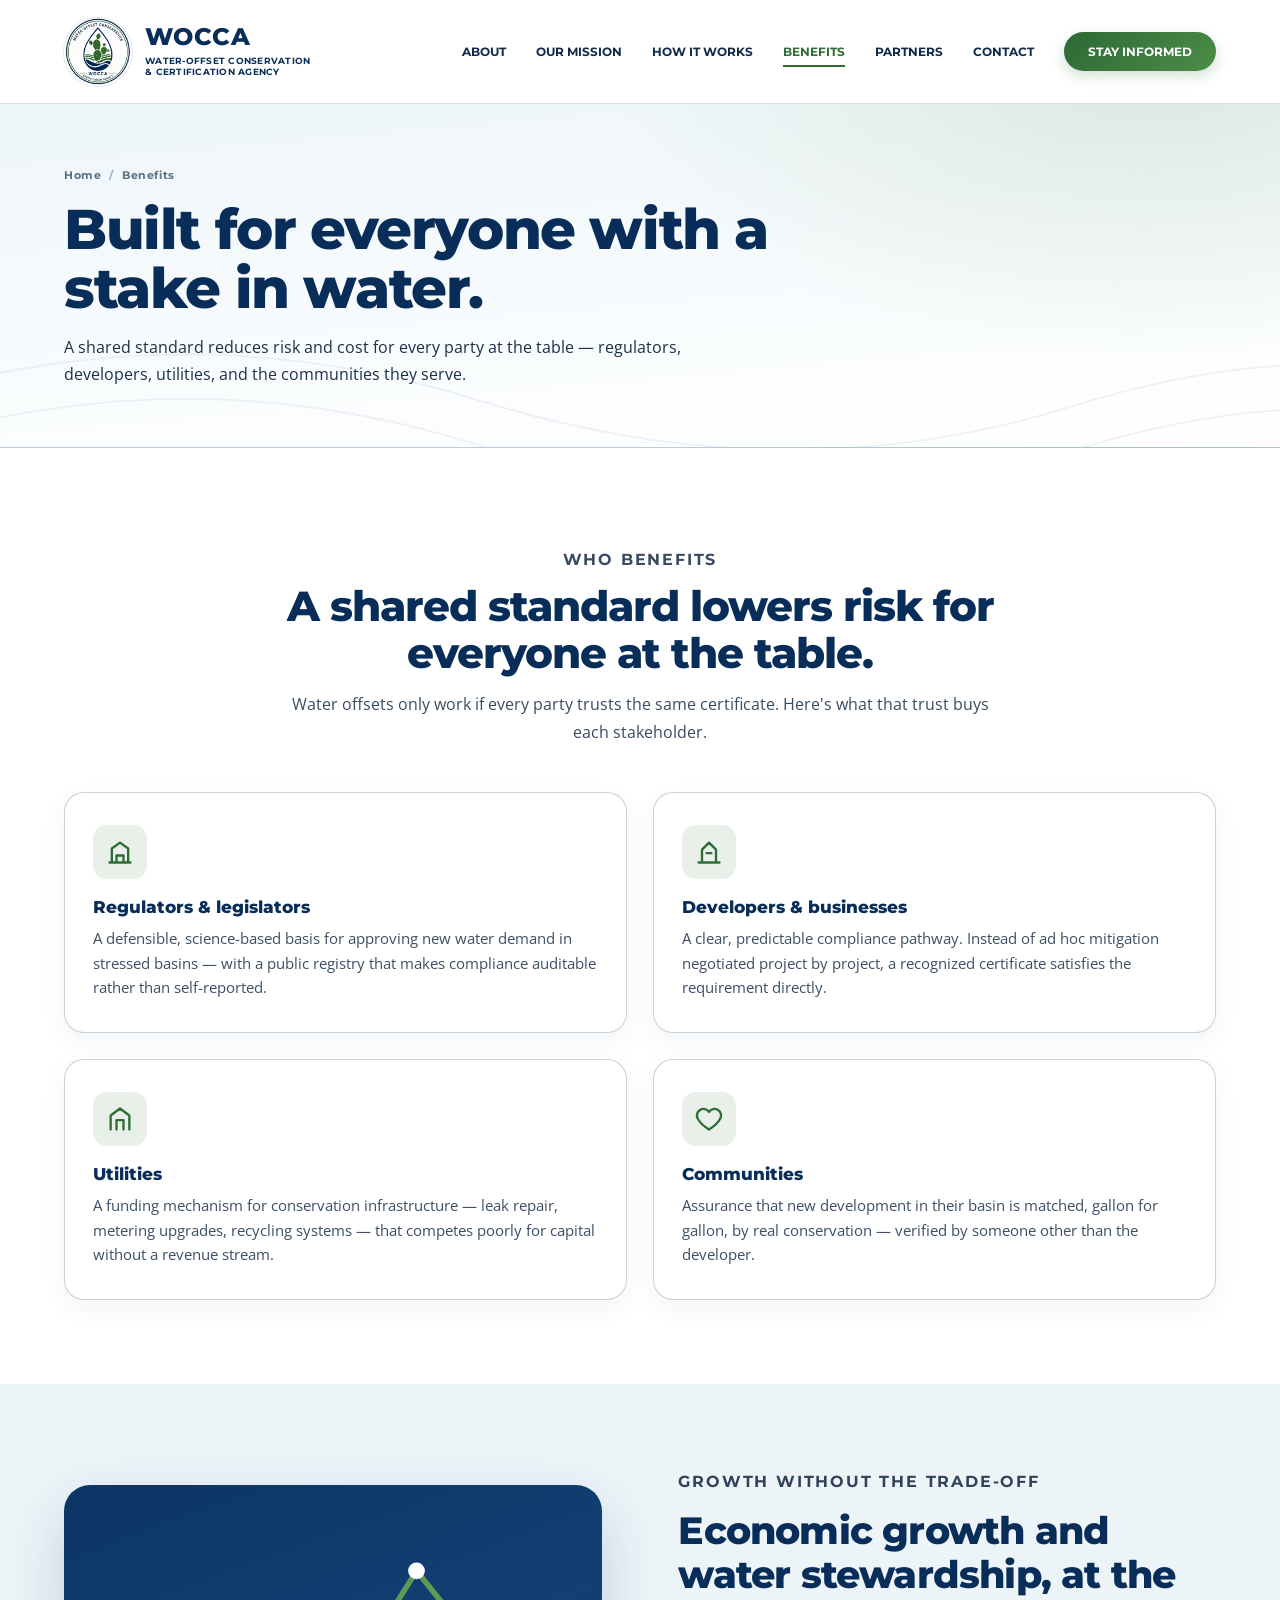
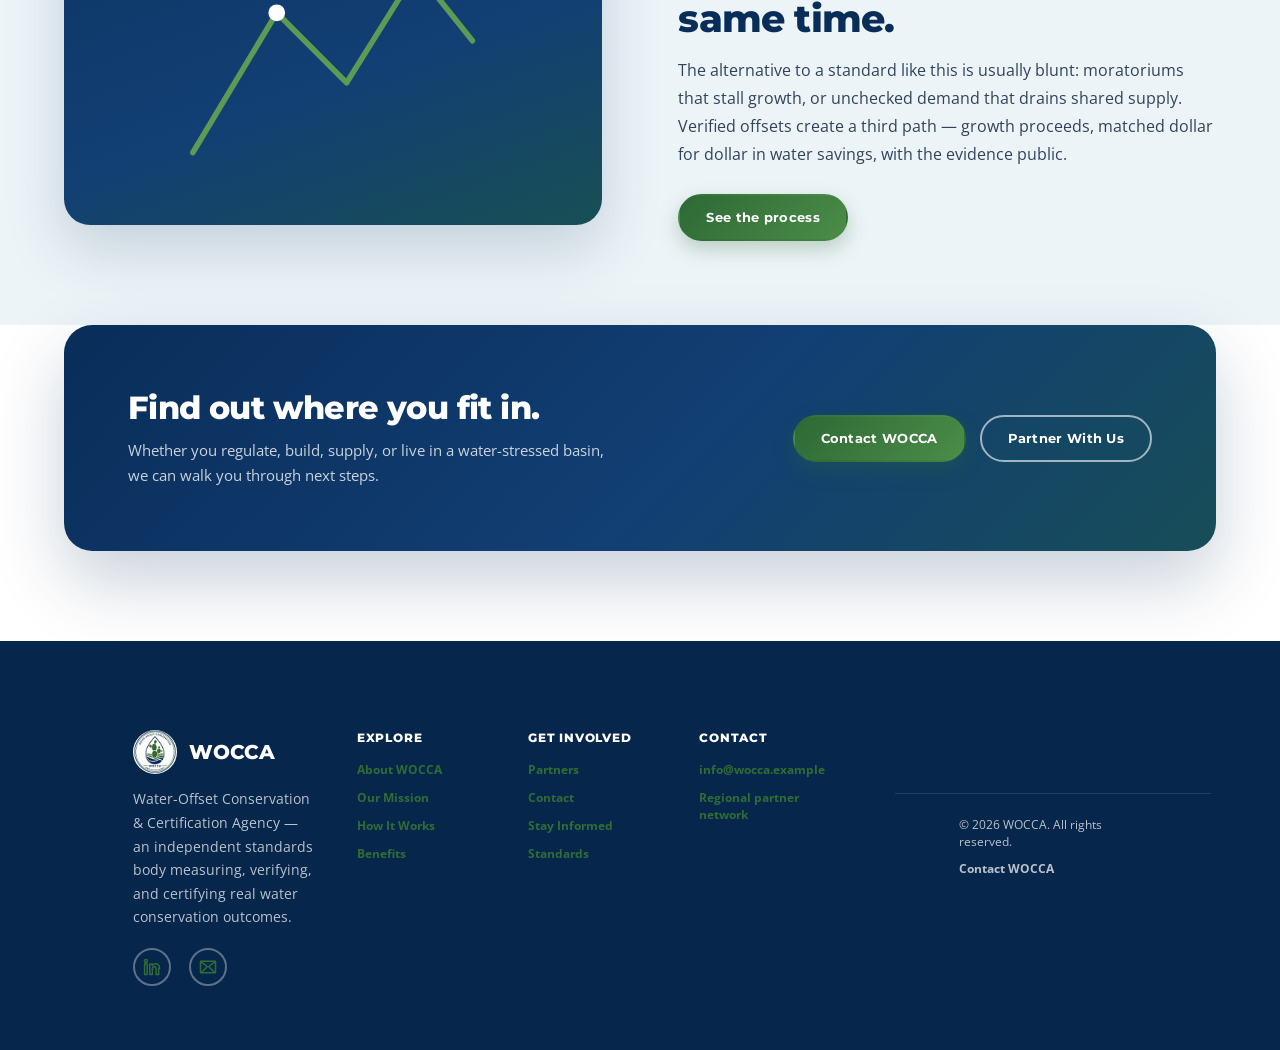
<file: benefits.html>
<!doctype html>
<html lang="en">
<head>
  <meta charset="utf-8">
  <meta name="viewport" content="width=device-width, initial-scale=1">
  <meta name="description" content="See how WOCCA's water-offset standard benefits regulators, developers, utilities, and communities by making water conservation measurable and verifiable.">
  <meta property="og:title" content="Benefits | Why WOCCA Certification Matters">
  <meta property="og:description" content="See how WOCCA's water-offset standard benefits regulators, developers, utilities, and communities by making water conservation measurable and verifiable.">
  <meta property="og:type" content="website">
  <meta property="og:url" content="https://www.wocca.example/benefits.html">
  <link rel="canonical" href="https://www.wocca.example/benefits.html">
  <title>Benefits | Why WOCCA Certification Matters</title>
  <link rel="preconnect" href="https://fonts.googleapis.com">
  <link rel="preconnect" href="https://fonts.gstatic.com" crossorigin>
  <link href="https://fonts.googleapis.com/css2?family=Montserrat:wght@500;600;700;800&family=Open+Sans:wght@400;500;600&display=swap" rel="stylesheet">
  <link rel="stylesheet" href="styles.css">
  
</head>
<body>
  <header class="site-header">
    <a class="brand" href="index.html" aria-label="WOCCA home">
      <img class="brand-mark" src="assets/wocca-logo.jpg" alt="WOCCA logo">
      <span class="brand-text">
        <strong>WOCCA</strong>
        <small>WATER-OFFSET CONSERVATION<br>&amp; CERTIFICATION AGENCY</small>
      </span>
    </a>

    <button class="menu-toggle" type="button" aria-expanded="false" aria-controls="main-nav">
      <span></span><span></span><span></span>
      <span class="sr-only">Open menu</span>
    </button>

    <nav id="main-nav" class="main-nav" aria-label="Primary navigation">
      <a href="about.html">ABOUT</a>
      <a href="mission.html">OUR MISSION</a>
      <a href="how-it-works.html">HOW IT WORKS</a>
      <a href="benefits.html">BENEFITS</a>
      <a href="partners.html">PARTNERS</a>
      <a href="contact.html">CONTACT</a>
      <a class="nav-cta" href="contact.html#stay-informed">STAY INFORMED</a>
    </nav>
  </header>

  <main>
    <section class="page-hero">
      <div class="page-hero-inner">
        <p class="breadcrumb"><a href="index.html">Home</a><span aria-hidden="true">/</span>Benefits</p>
        <h1>Built for everyone with a stake in water.</h1>
        <p class="lead">A shared standard reduces risk and cost for every party at the table — regulators, developers, utilities, and the communities they serve.</p>
      </div>
    </section>

    
    <section class="section">
      <div class="section-head center">
        <p class="eyebrow">WHO BENEFITS</p>
        <h2>A shared standard lowers risk for everyone at the table.</h2>
        <p>Water offsets only work if every party trusts the same certificate. Here's what that trust buys each stakeholder.</p>
      </div>
      <div class="card-grid cols-2">
        <div class="info-card">
          <div class="icon-badge"><svg viewBox="0 0 24 24"><path d="M3 21h18M5 21V9l7-5 7 5v12M9 21v-6h6v6"/></svg></div>
          <h3>Regulators &amp; legislators</h3>
          <p>A defensible, science-based basis for approving new water demand in stressed basins — with a public registry that makes compliance auditable rather than self-reported.</p>
        </div>
        <div class="info-card">
          <div class="icon-badge"><svg viewBox="0 0 24 24"><path d="M3 21h18M6 21V10l6-6 6 6v11M10 13h4"/></svg></div>
          <h3>Developers &amp; businesses</h3>
          <p>A clear, predictable compliance pathway. Instead of ad hoc mitigation negotiated project by project, a recognized certificate satisfies the requirement directly.</p>
        </div>
        <div class="info-card">
          <div class="icon-badge"><svg viewBox="0 0 24 24"><path d="M4 21V9l8-6 8 6v12M9 21v-8h6v8"/></svg></div>
          <h3>Utilities</h3>
          <p>A funding mechanism for conservation infrastructure — leak repair, metering upgrades, recycling systems — that competes poorly for capital without a revenue stream.</p>
        </div>
        <div class="info-card">
          <div class="icon-badge"><svg viewBox="0 0 24 24"><path d="M12 21s-7-4.5-9.5-9A5.5 5.5 0 0 1 12 6a5.5 5.5 0 0 1 9.5 6c-2.5 4.5-9.5 9-9.5 9Z"/></svg></div>
          <h3>Communities</h3>
          <p>Assurance that new development in their basin is matched, gallon for gallon, by real conservation — verified by someone other than the developer.</p>
        </div>
      </div>
    </section>

    <section class="section section-alt">
      <div class="split reverse">
        <div class="split-visual" aria-hidden="true">
          <svg viewBox="0 0 300 240" xmlns="http://www.w3.org/2000/svg">
            <path d="M50 190 L110 90 L160 140 L210 60 L250 110" fill="none" stroke="#5d9a54" stroke-width="4" stroke-linecap="round" stroke-linejoin="round"/>
            <circle cx="110" cy="90" r="6" fill="#fff"/>
            <circle cx="210" cy="60" r="6" fill="#fff"/>
          </svg>
        </div>
        <div>
          <p class="eyebrow">GROWTH WITHOUT THE TRADE-OFF</p>
          <h2>Economic growth and water stewardship, at the same time.</h2>
          <p style="margin-top:16px;">The alternative to a standard like this is usually blunt: moratoriums that stall growth, or unchecked demand that drains shared supply. Verified offsets create a third path — growth proceeds, matched dollar for dollar in water savings, with the evidence public.</p>
          <a class="btn btn-primary" href="how-it-works.html" style="margin-top:10px;">See the process</a>
        </div>
      </div>
    </section>

    <div class="cta-band">
      <div class="cta-inner">
        <div>
          <h2>Find out where you fit in.</h2>
          <p>Whether you regulate, build, supply, or live in a water-stressed basin, we can walk you through next steps.</p>
        </div>
        <div class="cta-actions">
          <a class="btn btn-primary" href="contact.html">Contact WOCCA</a>
          <a class="btn btn-outline" href="partners.html">Partner With Us</a>
        </div>
      </div>
    </div>
  </main>

  <footer class="site-footer">
    <div class="footer-top">
      <div class="footer-col">
        <div class="footer-brand">
          <img class="brand-mark" src="assets/wocca-logo.jpg" alt="WOCCA logo" style="width:44px;height:44px;">
          <strong>WOCCA</strong>
        </div>
        <p class="footer-desc">Water-Offset Conservation &amp; Certification Agency — an independent standards body measuring, verifying, and certifying real water conservation outcomes.</p>
        <div class="socials">
          <a href="https://www.linkedin.com/" target="_blank" rel="noopener" aria-label="LinkedIn">
            <img src="assets/icon-linkedin.svg" alt="" aria-hidden="true">
          </a>
          <a href="mailto:info@wocca.example" aria-label="Email WOCCA">
            <img src="assets/icon-email.svg" alt="" aria-hidden="true">
          </a>
        </div>
      </div>
      <div class="footer-col">
        <h4>EXPLORE</h4>
        <ul>
          <li><a href="about.html">About WOCCA</a></li>
          <li><a href="mission.html">Our Mission</a></li>
          <li><a href="how-it-works.html">How It Works</a></li>
          <li><a href="benefits.html">Benefits</a></li>
        </ul>
      </div>
      <div class="footer-col">
        <h4>GET INVOLVED</h4>
        <ul>
          <li><a href="partners.html">Partners</a></li>
          <li><a href="contact.html">Contact</a></li>
          <li><a href="contact.html#stay-informed">Stay Informed</a></li>
          <li><a href="mission.html#standards">Standards</a></li>
        </ul>
      </div>
      <div class="footer-col">
        <h4>CONTACT</h4>
        <ul>
          <li><a href="mailto:info@wocca.example">info@wocca.example</a></li>
          <li><a href="partners.html">Regional partner network</a></li>
        </ul>
      </div>
    </div>
    <div class="footer-bottom">
      <span>© <span id="year"></span> WOCCA. All rights reserved.</span>
      <a href="contact.html">Contact WOCCA</a>
    </div>
  </footer>

  <button id="backToTopFab" class="back-to-top-fab" aria-label="Back to top" type="button">
    <img src="assets/icon-arrow-up.svg" alt="" aria-hidden="true">
  </button>

  <script src="script.js"></script>
</body>
</html>
</file>
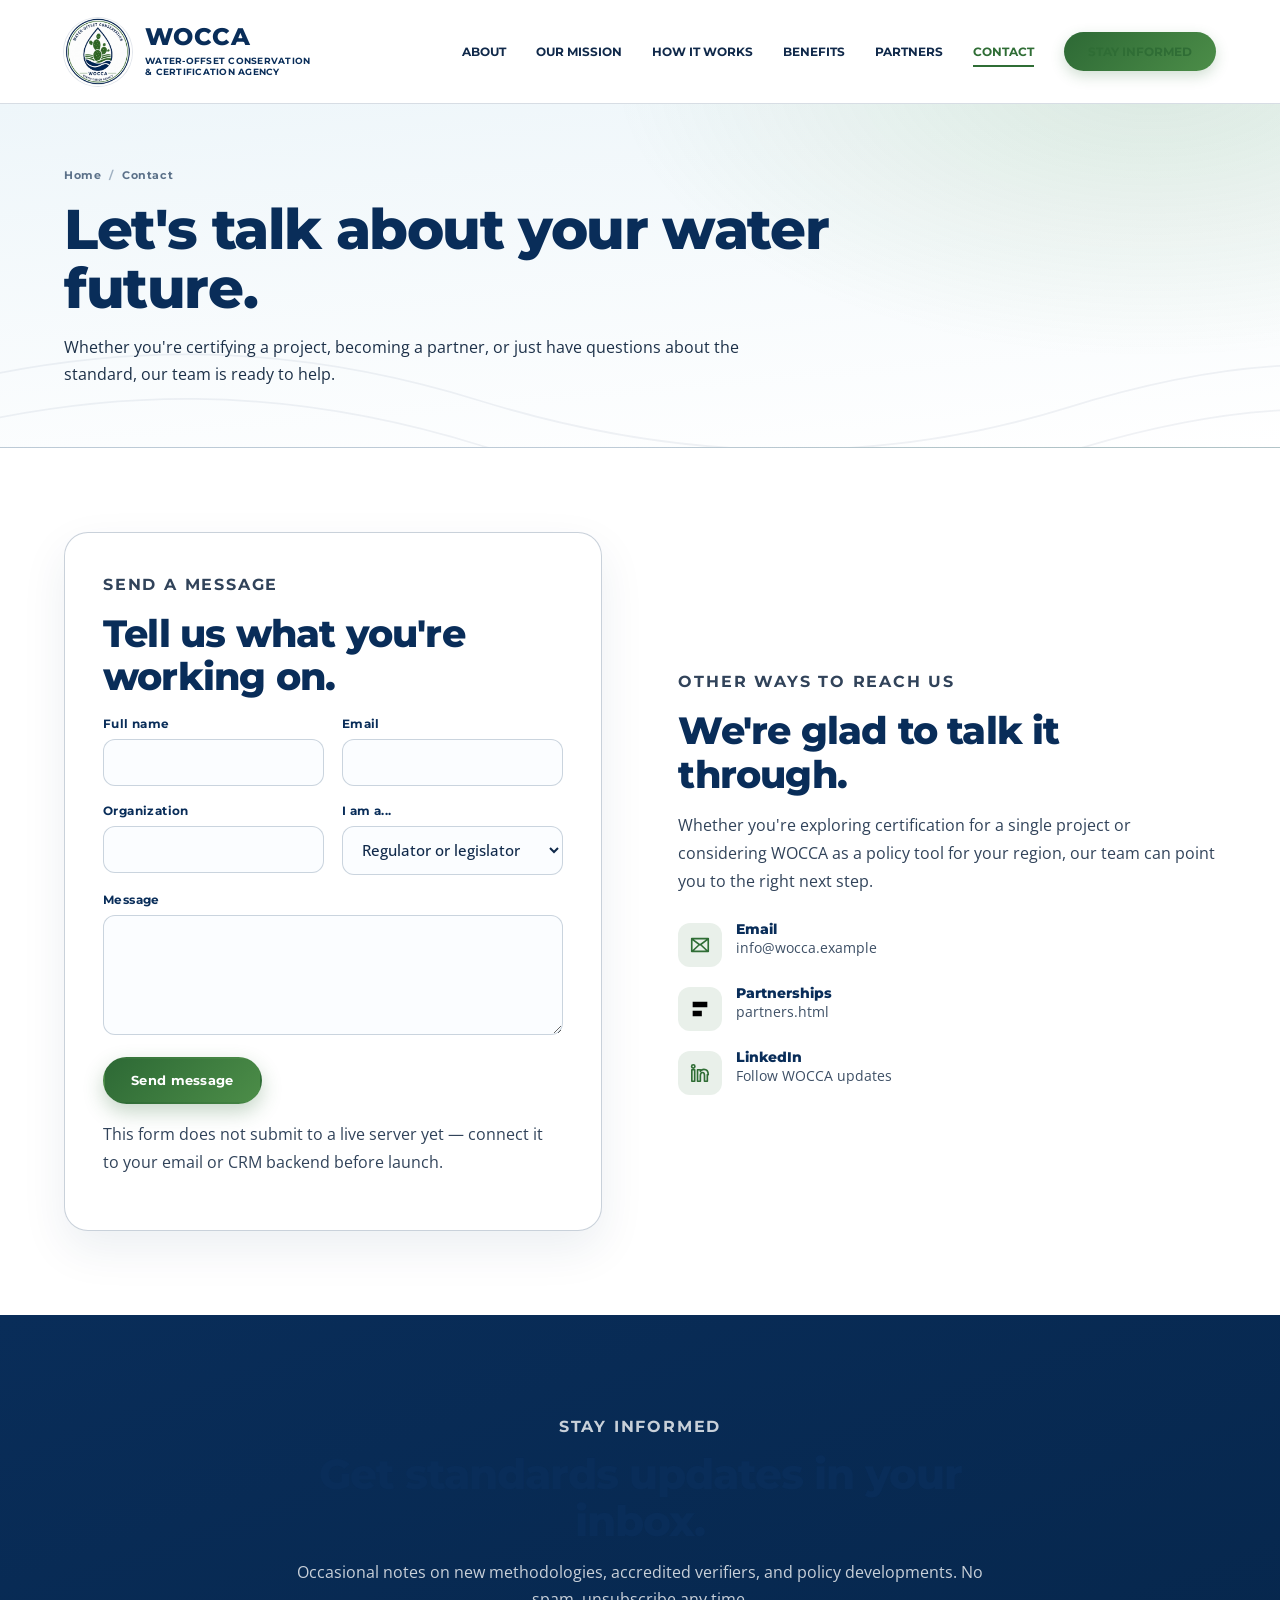
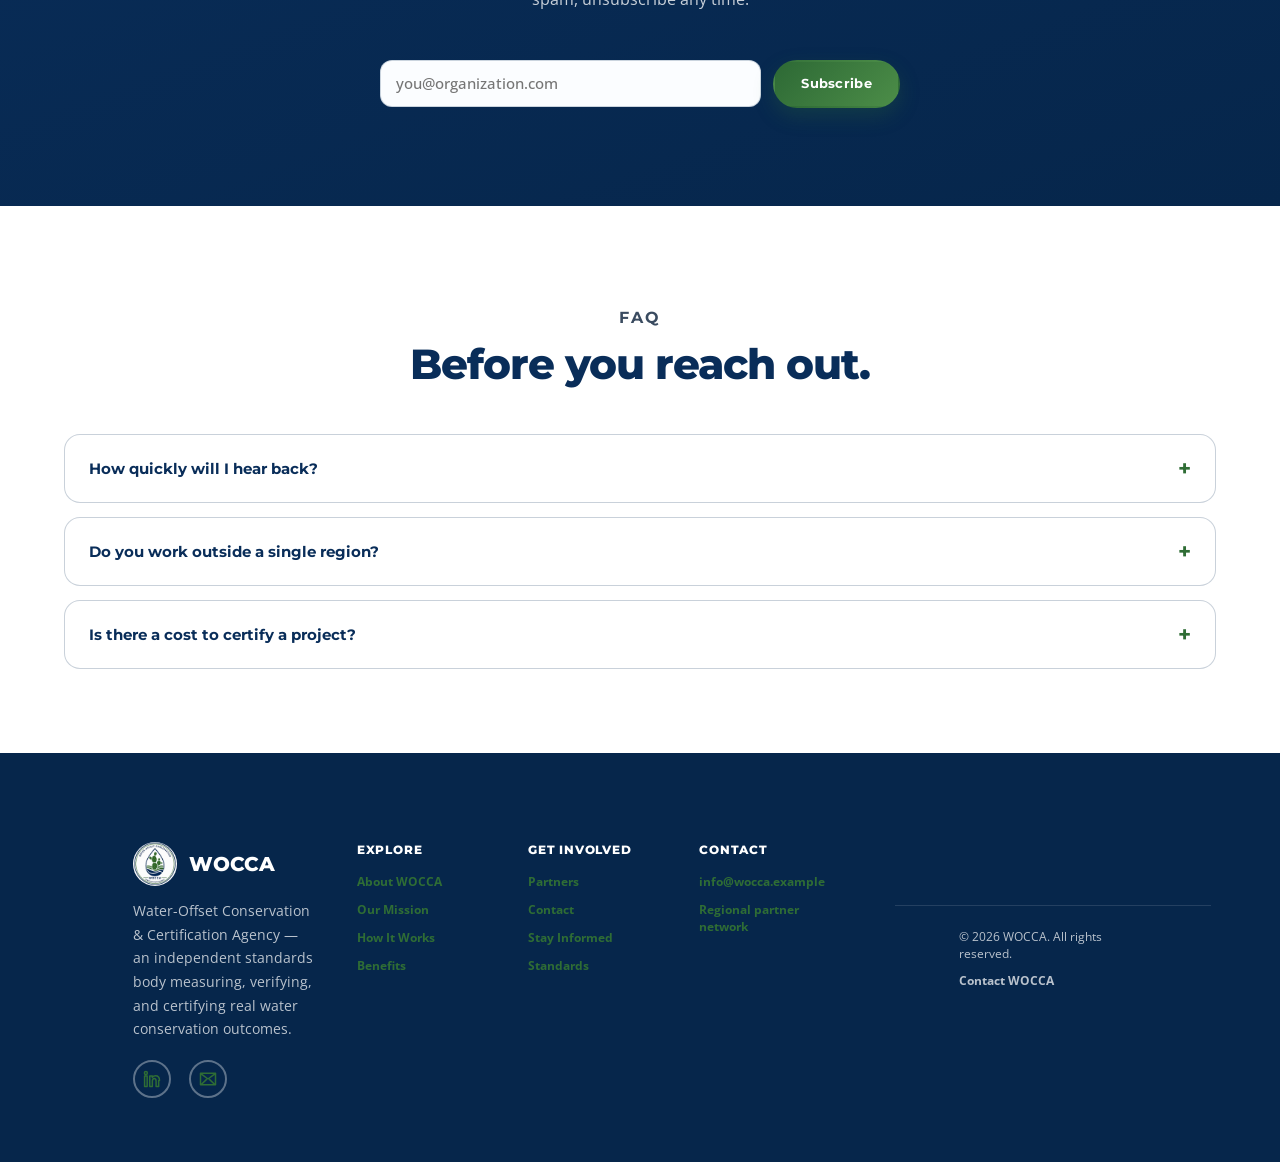
<file: contact.html>
<!doctype html>
<html lang="en">
<head>
  <meta charset="utf-8">
  <meta name="viewport" content="width=device-width, initial-scale=1">
  <meta name="description" content="Contact WOCCA to ask about certification, partnership, or getting a water conservation project started. Reach our standards team directly.">
  <meta property="og:title" content="Contact WOCCA | Water-Offset Certification Inquiries">
  <meta property="og:description" content="Contact WOCCA to ask about certification, partnership, or getting a water conservation project started. Reach our standards team directly.">
  <meta property="og:type" content="website">
  <meta property="og:url" content="https://www.wocca.example/contact.html">
  <link rel="canonical" href="https://www.wocca.example/contact.html">
  <title>Contact WOCCA | Water-Offset Certification Inquiries</title>
  <link rel="preconnect" href="https://fonts.googleapis.com">
  <link rel="preconnect" href="https://fonts.gstatic.com" crossorigin>
  <link href="https://fonts.googleapis.com/css2?family=Montserrat:wght@500;600;700;800&family=Open+Sans:wght@400;500;600&display=swap" rel="stylesheet">
  <link rel="stylesheet" href="styles.css">
  
</head>
<body>
  <header class="site-header">
    <a class="brand" href="index.html" aria-label="WOCCA home">
      <img class="brand-mark" src="assets/wocca-logo.jpg" alt="WOCCA logo">
      <span class="brand-text">
        <strong>WOCCA</strong>
        <small>WATER-OFFSET CONSERVATION<br>&amp; CERTIFICATION AGENCY</small>
      </span>
    </a>

    <button class="menu-toggle" type="button" aria-expanded="false" aria-controls="main-nav">
      <span></span><span></span><span></span>
      <span class="sr-only">Open menu</span>
    </button>

    <nav id="main-nav" class="main-nav" aria-label="Primary navigation">
      <a href="about.html">ABOUT</a>
      <a href="mission.html">OUR MISSION</a>
      <a href="how-it-works.html">HOW IT WORKS</a>
      <a href="benefits.html">BENEFITS</a>
      <a href="partners.html">PARTNERS</a>
      <a href="contact.html">CONTACT</a>
      <a class="nav-cta" href="contact.html#stay-informed">STAY INFORMED</a>
    </nav>
  </header>

  <main>
    <section class="page-hero">
      <div class="page-hero-inner">
        <p class="breadcrumb"><a href="index.html">Home</a><span aria-hidden="true">/</span>Contact</p>
        <h1>Let's talk about your water future.</h1>
        <p class="lead">Whether you're certifying a project, becoming a partner, or just have questions about the standard, our team is ready to help.</p>
      </div>
    </section>

    
    <section class="section">
      <div class="split">
        <div class="form-panel">
          <p class="eyebrow">SEND A MESSAGE</p>
          <h2 style="margin-top:8px;">Tell us what you're working on.</h2>
          <form id="contactForm" novalidate>
            <div class="form-row">
              <div class="field">
                <label for="fname">Full name</label>
                <input type="text" id="fname" name="fname" required autocomplete="name">
              </div>
              <div class="field">
                <label for="femail">Email</label>
                <input type="email" id="femail" name="femail" required autocomplete="email">
              </div>
            </div>
            <div class="form-row">
              <div class="field">
                <label for="forg">Organization</label>
                <input type="text" id="forg" name="forg" autocomplete="organization">
              </div>
              <div class="field">
                <label for="frole">I am a...</label>
                <select id="frole" name="frole">
                  <option>Regulator or legislator</option>
                  <option>Developer or business</option>
                  <option>Utility</option>
                  <option>Community member</option>
                  <option>Prospective verifier</option>
                  <option>Other</option>
                </select>
              </div>
            </div>
            <div class="field">
              <label for="fmessage">Message</label>
              <textarea id="fmessage" name="fmessage" required></textarea>
            </div>
            <button type="submit" class="btn btn-primary" style="margin-top:22px;">Send message</button>
            <p id="formStatus" role="status"></p>
            <p class="form-note">This form does not submit to a live server yet — connect it to your email or CRM backend before launch.</p>
          </form>
        </div>
        <div>
          <p class="eyebrow">OTHER WAYS TO REACH US</p>
          <h2 style="margin-top:8px;">We're glad to talk it through.</h2>
          <p style="margin-top:14px;">Whether you're exploring certification for a single project or considering WOCCA as a policy tool for your region, our team can point you to the right next step.</p>
          <ul class="contact-info-list">
            <li>
              <span class="ci-icon"><img src="assets/icon-email.svg" alt="" aria-hidden="true"></span>
              <div><strong>Email</strong><span>info@wocca.example</span></div>
            </li>
            <li>
              <span class="ci-icon"><svg viewBox="0 0 24 24"><path d="M4 4h16v6H4zM4 14h10v6H4z"/></svg></span>
              <div><strong>Partnerships</strong><span>partners.html</span></div>
            </li>
            <li>
              <span class="ci-icon"><img src="assets/icon-linkedin.svg" alt="" aria-hidden="true"></span>
              <div><strong>LinkedIn</strong><span>Follow WOCCA updates</span></div>
            </li>
          </ul>
        </div>
      </div>
    </section>

    <section class="section section-navy" id="stay-informed">
      <div class="section-head center">
        <p class="eyebrow">STAY INFORMED</p>
        <h2>Get standards updates in your inbox.</h2>
        <p>Occasional notes on new methodologies, accredited verifiers, and policy developments. No spam, unsubscribe any time.</p>
      </div>
      <form id="newsletterForm" novalidate style="max-width:520px;margin:34px auto 0;display:flex;gap:12px;flex-wrap:wrap;justify-content:center;">
        <div class="field" style="margin-top:0;flex:1 1 260px;">
          <label for="nemail" class="sr-only">Email address</label>
          <input type="email" id="nemail" name="nemail" placeholder="you@organization.com" required>
        </div>
        <button type="submit" class="btn btn-primary" style="height:48px;">Subscribe</button>
      </form>
      <p id="newsletterStatus" role="status" style="max-width:520px;margin:14px auto 0;text-align:center;"></p>
    </section>

    <section class="section">
      <div class="section-head center">
        <p class="eyebrow">FAQ</p>
        <h2>Before you reach out.</h2>
      </div>
      <div class="faq-list">
        <details class="faq-item">
          <summary>How quickly will I hear back?</summary>
          <p>Our standards team reviews inquiries and routes them to the right specialist based on what you're looking to do.</p>
        </details>
        <details class="faq-item">
          <summary>Do you work outside a single region?</summary>
          <p>Methodologies are designed to be adaptable across basins; reach out and we can talk through your specific location.</p>
        </details>
        <details class="faq-item">
          <summary>Is there a cost to certify a project?</summary>
          <p>Costs are primarily verification fees paid to the accredited verifier you engage; get in touch for guidance on what to expect.</p>
        </details>
      </div>
    </section>
    
  </main>

  <footer class="site-footer">
    <div class="footer-top">
      <div class="footer-col">
        <div class="footer-brand">
          <img class="brand-mark" src="assets/wocca-logo.jpg" alt="WOCCA logo" style="width:44px;height:44px;">
          <strong>WOCCA</strong>
        </div>
        <p class="footer-desc">Water-Offset Conservation &amp; Certification Agency — an independent standards body measuring, verifying, and certifying real water conservation outcomes.</p>
        <div class="socials">
          <a href="https://www.linkedin.com/" target="_blank" rel="noopener" aria-label="LinkedIn">
            <img src="assets/icon-linkedin.svg" alt="" aria-hidden="true">
          </a>
          <a href="mailto:info@wocca.example" aria-label="Email WOCCA">
            <img src="assets/icon-email.svg" alt="" aria-hidden="true">
          </a>
        </div>
      </div>
      <div class="footer-col">
        <h4>EXPLORE</h4>
        <ul>
          <li><a href="about.html">About WOCCA</a></li>
          <li><a href="mission.html">Our Mission</a></li>
          <li><a href="how-it-works.html">How It Works</a></li>
          <li><a href="benefits.html">Benefits</a></li>
        </ul>
      </div>
      <div class="footer-col">
        <h4>GET INVOLVED</h4>
        <ul>
          <li><a href="partners.html">Partners</a></li>
          <li><a href="contact.html">Contact</a></li>
          <li><a href="contact.html#stay-informed">Stay Informed</a></li>
          <li><a href="mission.html#standards">Standards</a></li>
        </ul>
      </div>
      <div class="footer-col">
        <h4>CONTACT</h4>
        <ul>
          <li><a href="mailto:info@wocca.example">info@wocca.example</a></li>
          <li><a href="partners.html">Regional partner network</a></li>
        </ul>
      </div>
    </div>
    <div class="footer-bottom">
      <span>© <span id="year"></span> WOCCA. All rights reserved.</span>
      <a href="contact.html">Contact WOCCA</a>
    </div>
  </footer>

  <button id="backToTopFab" class="back-to-top-fab" aria-label="Back to top" type="button">
    <img src="assets/icon-arrow-up.svg" alt="" aria-hidden="true">
  </button>

  <script src="script.js"></script>
</body>
</html>
</file>
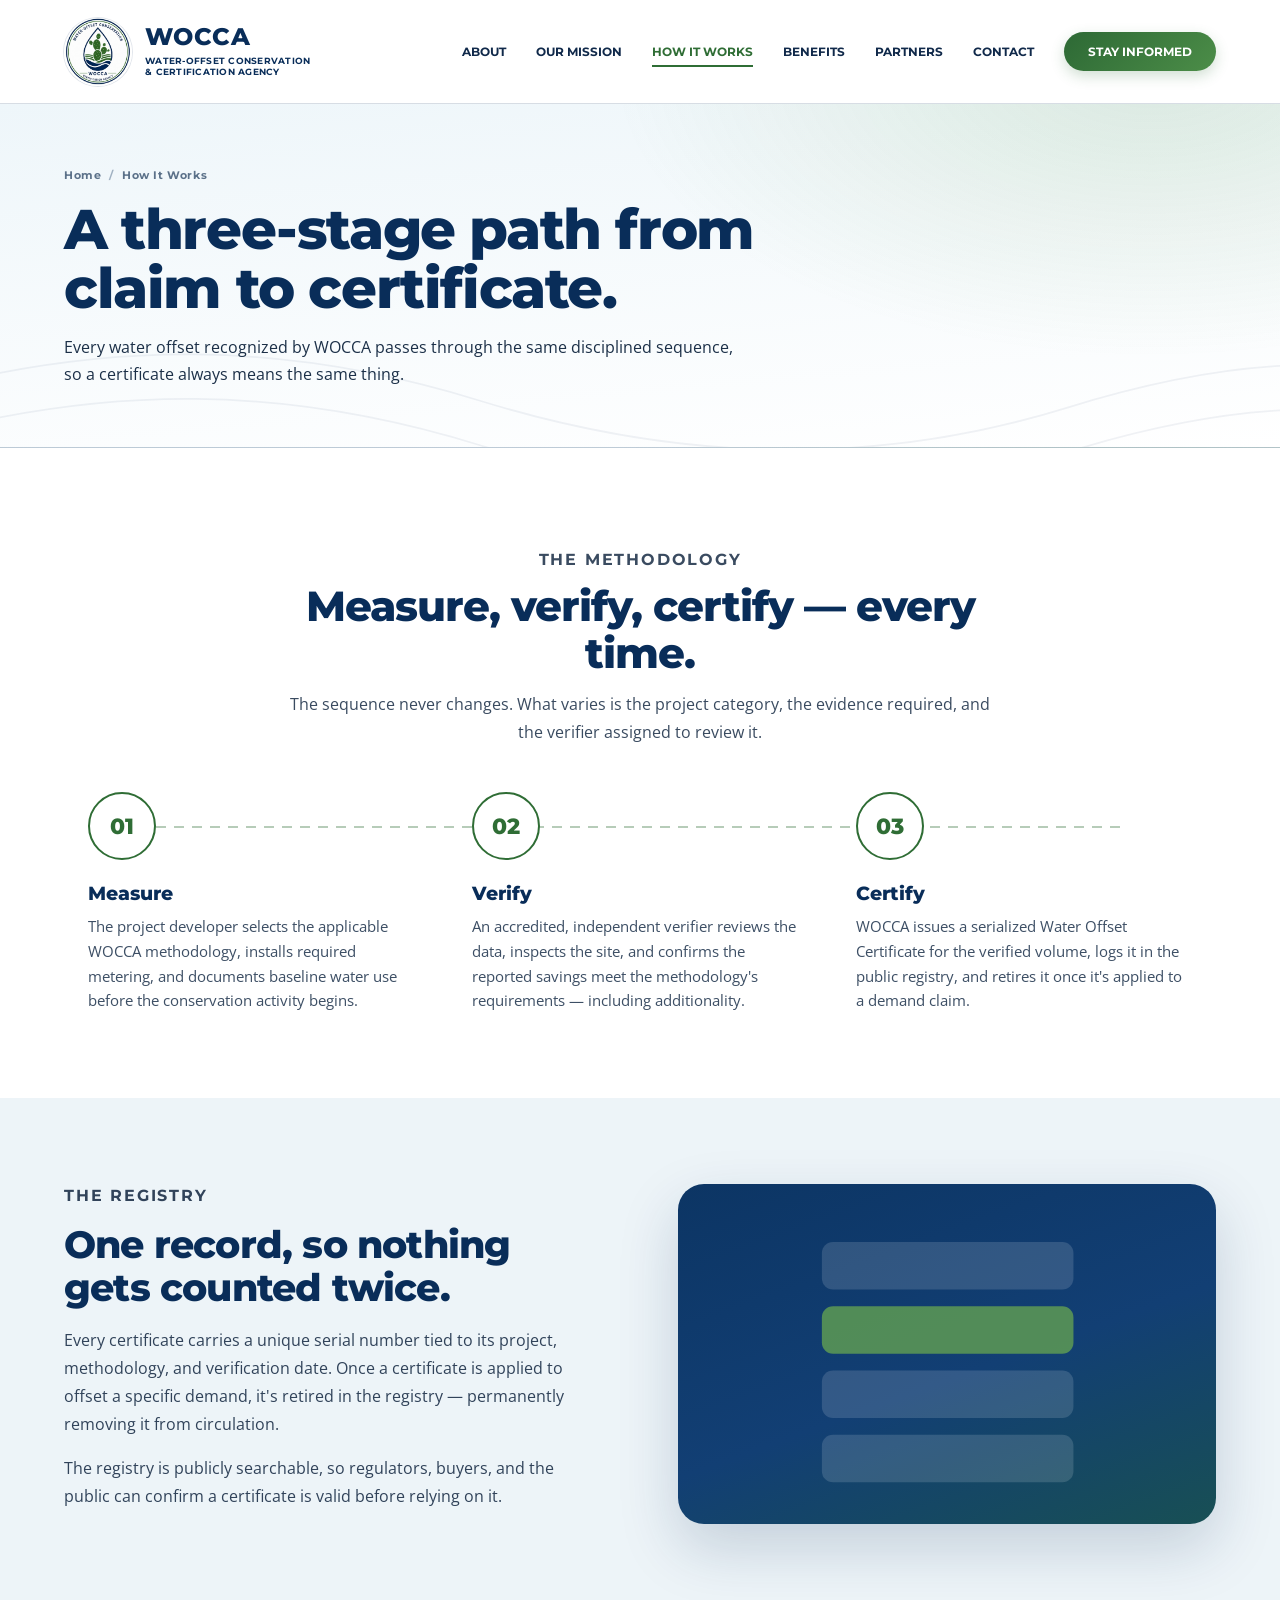
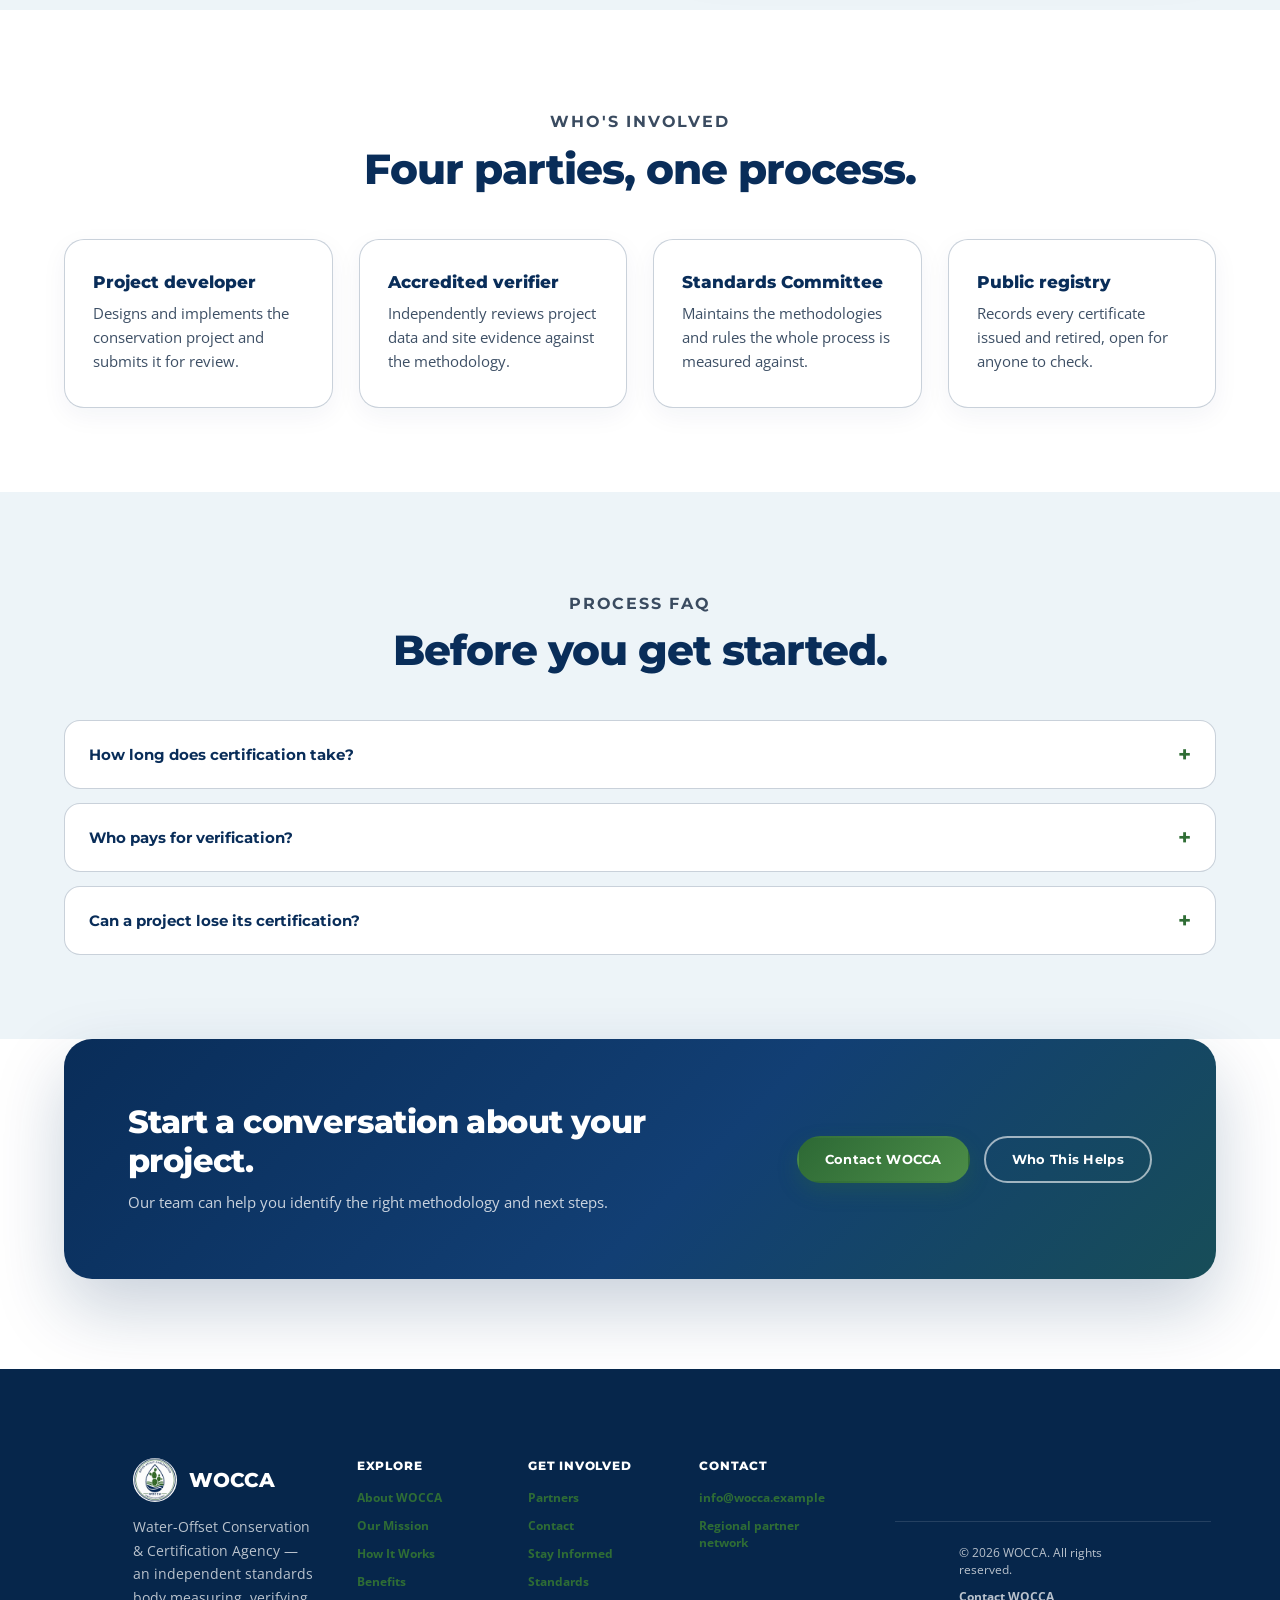
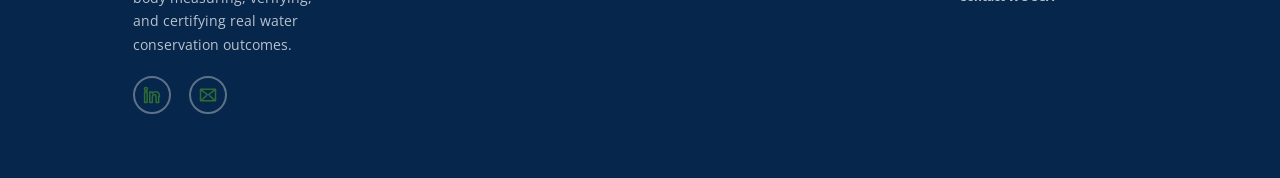
<file: how-it-works.html>
<!doctype html>
<html lang="en">
<head>
  <meta charset="utf-8">
  <meta name="viewport" content="width=device-width, initial-scale=1">
  <meta name="description" content="A step-by-step look at WOCCA's water-offset methodology: how projects are measured, independently verified, and certified in the public registry.">
  <meta property="og:title" content="How It Works | WOCCA Measure, Verify, Certify Process">
  <meta property="og:description" content="A step-by-step look at WOCCA's water-offset methodology: how projects are measured, independently verified, and certified in the public registry.">
  <meta property="og:type" content="website">
  <meta property="og:url" content="https://www.wocca.example/how-it-works.html">
  <link rel="canonical" href="https://www.wocca.example/how-it-works.html">
  <title>How It Works | WOCCA Measure, Verify, Certify Process</title>
  <link rel="preconnect" href="https://fonts.googleapis.com">
  <link rel="preconnect" href="https://fonts.gstatic.com" crossorigin>
  <link href="https://fonts.googleapis.com/css2?family=Montserrat:wght@500;600;700;800&family=Open+Sans:wght@400;500;600&display=swap" rel="stylesheet">
  <link rel="stylesheet" href="styles.css">
  
</head>
<body>
  <header class="site-header">
    <a class="brand" href="index.html" aria-label="WOCCA home">
      <img class="brand-mark" src="assets/wocca-logo.jpg" alt="WOCCA logo">
      <span class="brand-text">
        <strong>WOCCA</strong>
        <small>WATER-OFFSET CONSERVATION<br>&amp; CERTIFICATION AGENCY</small>
      </span>
    </a>

    <button class="menu-toggle" type="button" aria-expanded="false" aria-controls="main-nav">
      <span></span><span></span><span></span>
      <span class="sr-only">Open menu</span>
    </button>

    <nav id="main-nav" class="main-nav" aria-label="Primary navigation">
      <a href="about.html">ABOUT</a>
      <a href="mission.html">OUR MISSION</a>
      <a href="how-it-works.html">HOW IT WORKS</a>
      <a href="benefits.html">BENEFITS</a>
      <a href="partners.html">PARTNERS</a>
      <a href="contact.html">CONTACT</a>
      <a class="nav-cta" href="contact.html#stay-informed">STAY INFORMED</a>
    </nav>
  </header>

  <main>
    <section class="page-hero">
      <div class="page-hero-inner">
        <p class="breadcrumb"><a href="index.html">Home</a><span aria-hidden="true">/</span>How It Works</p>
        <h1>A three-stage path from claim to certificate.</h1>
        <p class="lead">Every water offset recognized by WOCCA passes through the same disciplined sequence, so a certificate always means the same thing.</p>
      </div>
    </section>

    
    <section class="section">
      <div class="section-head center">
        <p class="eyebrow">THE METHODOLOGY</p>
        <h2>Measure, verify, certify — every time.</h2>
        <p>The sequence never changes. What varies is the project category, the evidence required, and the verifier assigned to review it.</p>
      </div>
      <div class="process-detail">
        <div class="process-step">
          <div class="step-num">01</div>
          <h3>Measure</h3>
          <p>The project developer selects the applicable WOCCA methodology, installs required metering, and documents baseline water use before the conservation activity begins.</p>
        </div>
        <div class="process-step">
          <div class="step-num">02</div>
          <h3>Verify</h3>
          <p>An accredited, independent verifier reviews the data, inspects the site, and confirms the reported savings meet the methodology's requirements — including additionality.</p>
        </div>
        <div class="process-step">
          <div class="step-num">03</div>
          <h3>Certify</h3>
          <p>WOCCA issues a serialized Water Offset Certificate for the verified volume, logs it in the public registry, and retires it once it's applied to a demand claim.</p>
        </div>
      </div>
    </section>

    <section class="section section-alt">
      <div class="split">
        <div>
          <p class="eyebrow">THE REGISTRY</p>
          <h2>One record, so nothing gets counted twice.</h2>
          <p style="margin-top:16px;">Every certificate carries a unique serial number tied to its project, methodology, and verification date. Once a certificate is applied to offset a specific demand, it's retired in the registry — permanently removing it from circulation.</p>
          <p>The registry is publicly searchable, so regulators, buyers, and the public can confirm a certificate is valid before relying on it.</p>
        </div>
        <div class="split-visual" aria-hidden="true">
          <svg viewBox="0 0 300 240" xmlns="http://www.w3.org/2000/svg">
            <rect x="60" y="40" width="180" height="34" rx="8" fill="#ffffff" fill-opacity=".14"/>
            <rect x="60" y="86" width="180" height="34" rx="8" fill="#5d9a54" fill-opacity=".85"/>
            <rect x="60" y="132" width="180" height="34" rx="8" fill="#ffffff" fill-opacity=".14"/>
            <rect x="60" y="178" width="180" height="34" rx="8" fill="#ffffff" fill-opacity=".14"/>
          </svg>
        </div>
      </div>
    </section>

    <section class="section">
      <div class="section-head center">
        <p class="eyebrow">WHO'S INVOLVED</p>
        <h2>Four parties, one process.</h2>
      </div>
      <div class="card-grid cols-4">
        <div class="info-card">
          <h3>Project developer</h3>
          <p>Designs and implements the conservation project and submits it for review.</p>
        </div>
        <div class="info-card">
          <h3>Accredited verifier</h3>
          <p>Independently reviews project data and site evidence against the methodology.</p>
        </div>
        <div class="info-card">
          <h3>Standards Committee</h3>
          <p>Maintains the methodologies and rules the whole process is measured against.</p>
        </div>
        <div class="info-card">
          <h3>Public registry</h3>
          <p>Records every certificate issued and retired, open for anyone to check.</p>
        </div>
      </div>
    </section>

    <section class="section section-alt">
      <div class="section-head center">
        <p class="eyebrow">PROCESS FAQ</p>
        <h2>Before you get started.</h2>
      </div>
      <div class="faq-list">
        <details class="faq-item">
          <summary>How long does certification take?</summary>
          <p>Timelines depend on the project category and the monitoring period the methodology requires, since savings must be demonstrated, not just projected.</p>
        </details>
        <details class="faq-item">
          <summary>Who pays for verification?</summary>
          <p>Project developers engage and pay an accredited verifier directly; WOCCA does not perform verification itself, to keep the review independent.</p>
        </details>
        <details class="faq-item">
          <summary>Can a project lose its certification?</summary>
          <p>Certificates already issued for verified savings stand, but future certification for a project can be suspended if monitoring reveals it no longer meets the standard.</p>
        </details>
      </div>
    </section>

    <div class="cta-band">
      <div class="cta-inner">
        <div>
          <h2>Start a conversation about your project.</h2>
          <p>Our team can help you identify the right methodology and next steps.</p>
        </div>
        <div class="cta-actions">
          <a class="btn btn-primary" href="contact.html">Contact WOCCA</a>
          <a class="btn btn-outline" href="benefits.html">Who This Helps</a>
        </div>
      </div>
    </div>
  </main>

  <footer class="site-footer">
    <div class="footer-top">
      <div class="footer-col">
        <div class="footer-brand">
          <img class="brand-mark" src="assets/wocca-logo.jpg" alt="WOCCA logo" style="width:44px;height:44px;">
          <strong>WOCCA</strong>
        </div>
        <p class="footer-desc">Water-Offset Conservation &amp; Certification Agency — an independent standards body measuring, verifying, and certifying real water conservation outcomes.</p>
        <div class="socials">
          <a href="https://www.linkedin.com/" target="_blank" rel="noopener" aria-label="LinkedIn">
            <img src="assets/icon-linkedin.svg" alt="" aria-hidden="true">
          </a>
          <a href="mailto:info@wocca.example" aria-label="Email WOCCA">
            <img src="assets/icon-email.svg" alt="" aria-hidden="true">
          </a>
        </div>
      </div>
      <div class="footer-col">
        <h4>EXPLORE</h4>
        <ul>
          <li><a href="about.html">About WOCCA</a></li>
          <li><a href="mission.html">Our Mission</a></li>
          <li><a href="how-it-works.html">How It Works</a></li>
          <li><a href="benefits.html">Benefits</a></li>
        </ul>
      </div>
      <div class="footer-col">
        <h4>GET INVOLVED</h4>
        <ul>
          <li><a href="partners.html">Partners</a></li>
          <li><a href="contact.html">Contact</a></li>
          <li><a href="contact.html#stay-informed">Stay Informed</a></li>
          <li><a href="mission.html#standards">Standards</a></li>
        </ul>
      </div>
      <div class="footer-col">
        <h4>CONTACT</h4>
        <ul>
          <li><a href="mailto:info@wocca.example">info@wocca.example</a></li>
          <li><a href="partners.html">Regional partner network</a></li>
        </ul>
      </div>
    </div>
    <div class="footer-bottom">
      <span>© <span id="year"></span> WOCCA. All rights reserved.</span>
      <a href="contact.html">Contact WOCCA</a>
    </div>
  </footer>

  <button id="backToTopFab" class="back-to-top-fab" aria-label="Back to top" type="button">
    <img src="assets/icon-arrow-up.svg" alt="" aria-hidden="true">
  </button>

  <script src="script.js"></script>
</body>
</html>
</file>
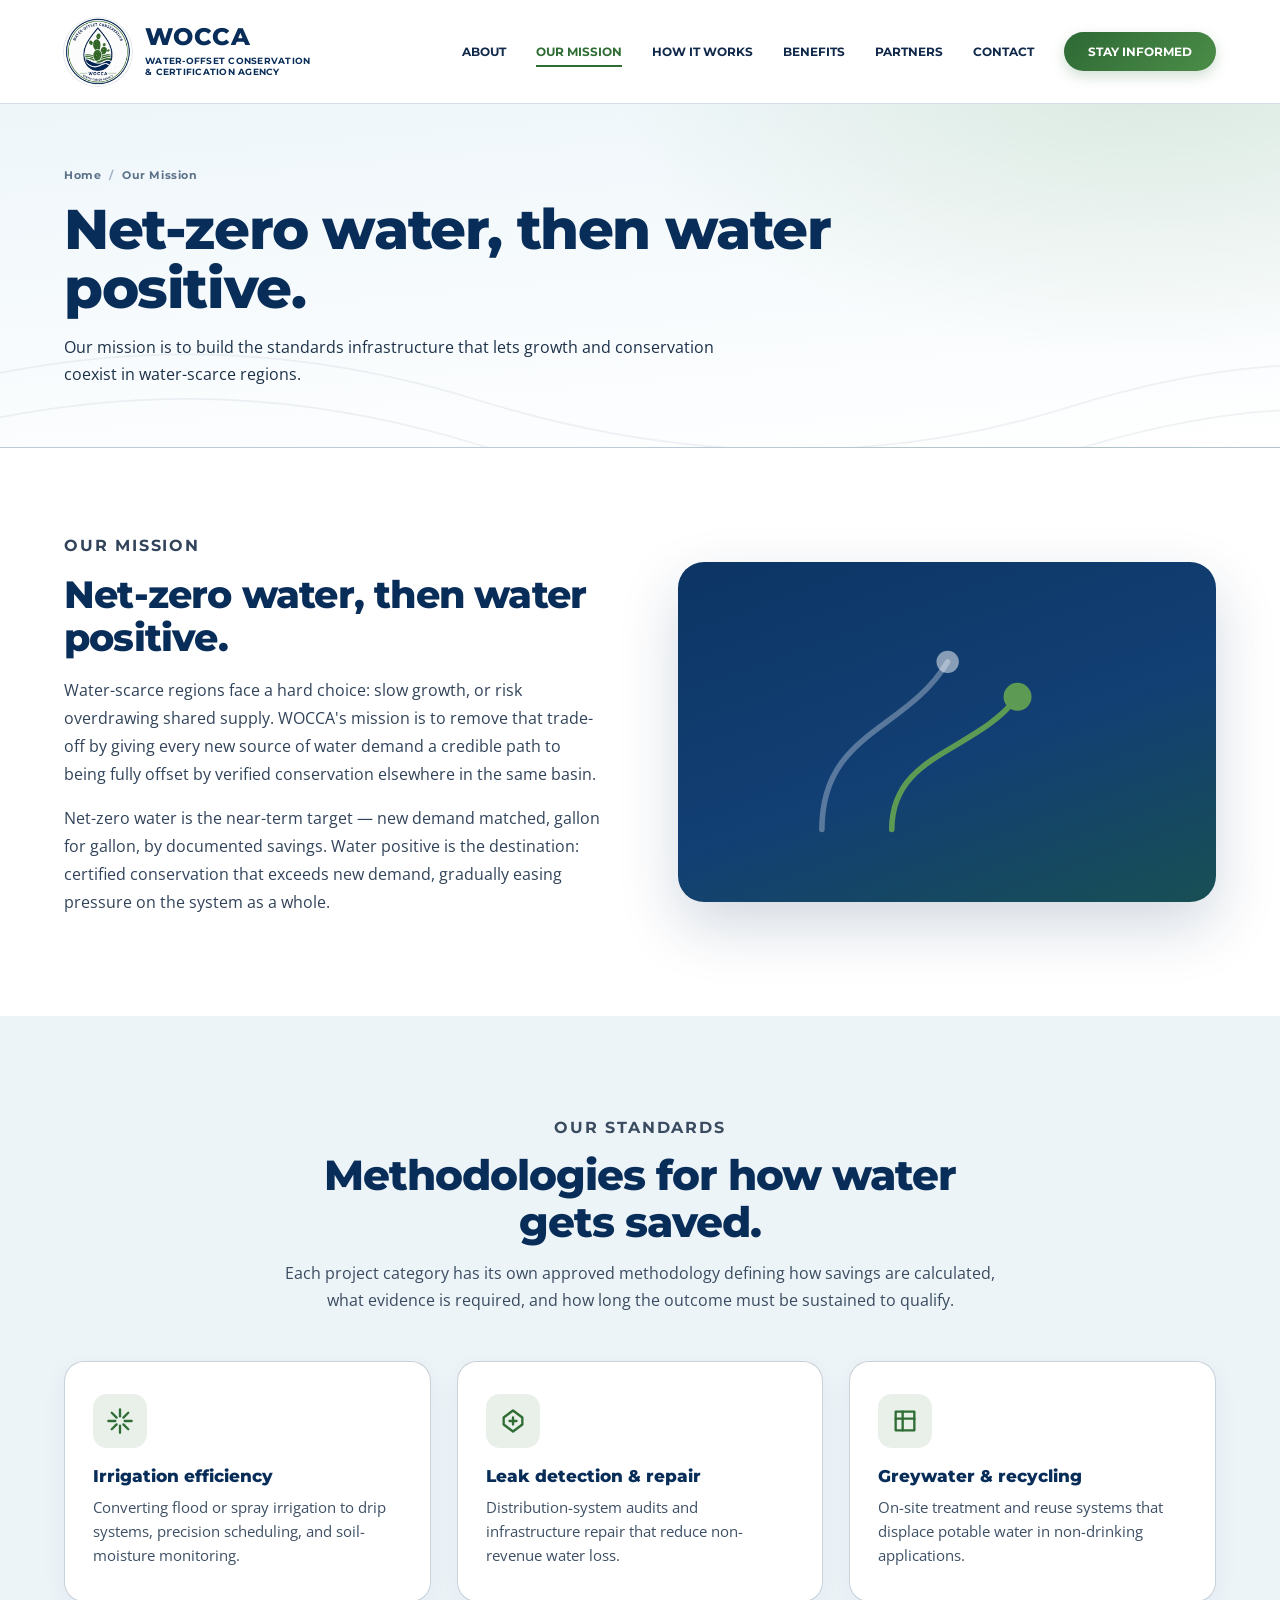
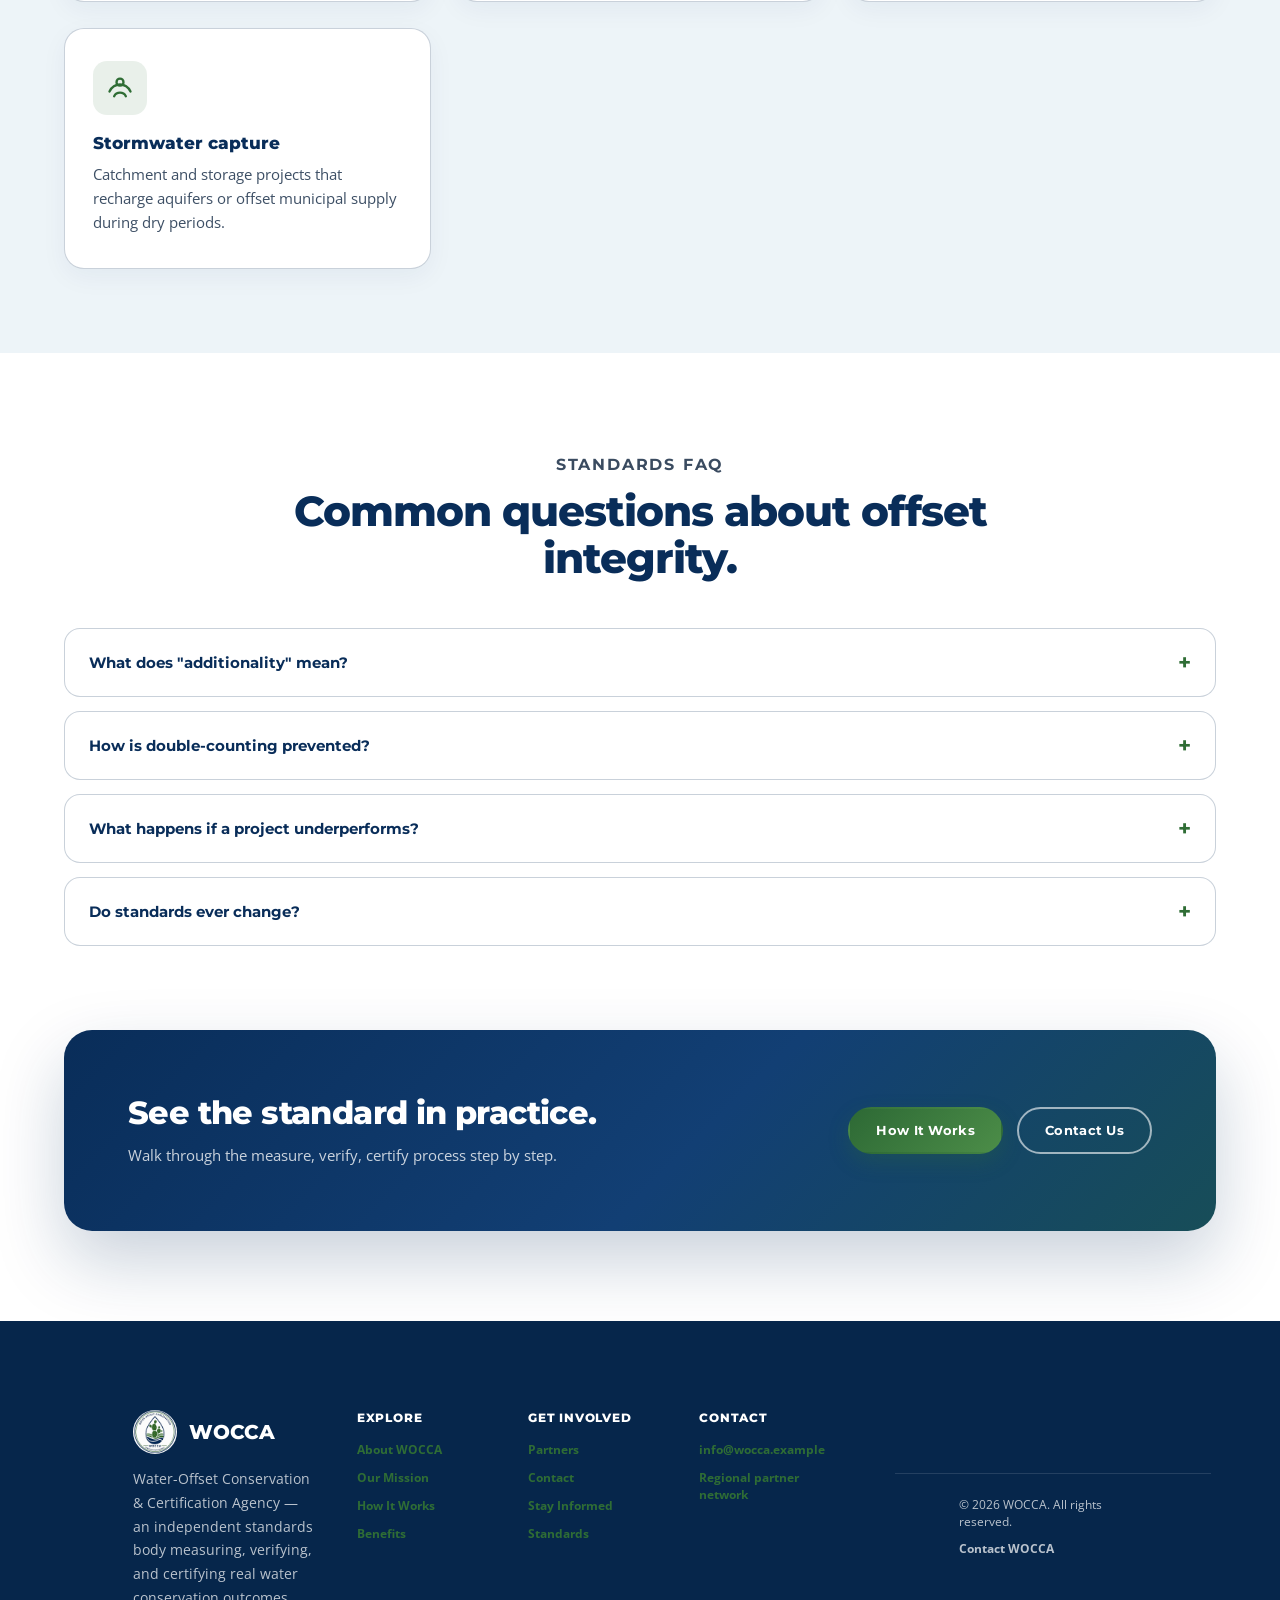
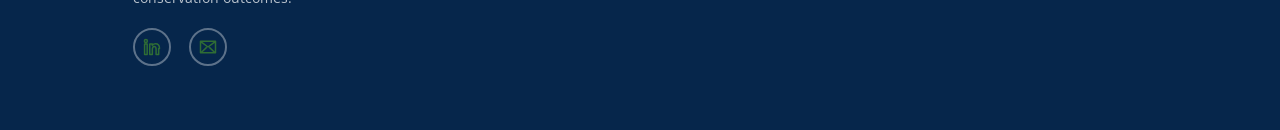
<file: mission.html>
<!doctype html>
<html lang="en">
<head>
  <meta charset="utf-8">
  <meta name="viewport" content="width=device-width, initial-scale=1">
  <meta name="description" content="WOCCA's mission is net-zero, then water-positive growth — matching new water demand with verified conservation through rigorous, transparent standards.">
  <meta property="og:title" content="Our Mission | WOCCA Water Offset Standards">
  <meta property="og:description" content="WOCCA's mission is net-zero, then water-positive growth — matching new water demand with verified conservation through rigorous, transparent standards.">
  <meta property="og:type" content="website">
  <meta property="og:url" content="https://www.wocca.example/mission.html">
  <link rel="canonical" href="https://www.wocca.example/mission.html">
  <title>Our Mission | WOCCA Water Offset Standards</title>
  <link rel="preconnect" href="https://fonts.googleapis.com">
  <link rel="preconnect" href="https://fonts.gstatic.com" crossorigin>
  <link href="https://fonts.googleapis.com/css2?family=Montserrat:wght@500;600;700;800&family=Open+Sans:wght@400;500;600&display=swap" rel="stylesheet">
  <link rel="stylesheet" href="styles.css">
  
</head>
<body>
  <header class="site-header">
    <a class="brand" href="index.html" aria-label="WOCCA home">
      <img class="brand-mark" src="assets/wocca-logo.jpg" alt="WOCCA logo">
      <span class="brand-text">
        <strong>WOCCA</strong>
        <small>WATER-OFFSET CONSERVATION<br>&amp; CERTIFICATION AGENCY</small>
      </span>
    </a>

    <button class="menu-toggle" type="button" aria-expanded="false" aria-controls="main-nav">
      <span></span><span></span><span></span>
      <span class="sr-only">Open menu</span>
    </button>

    <nav id="main-nav" class="main-nav" aria-label="Primary navigation">
      <a href="about.html">ABOUT</a>
      <a href="mission.html">OUR MISSION</a>
      <a href="how-it-works.html">HOW IT WORKS</a>
      <a href="benefits.html">BENEFITS</a>
      <a href="partners.html">PARTNERS</a>
      <a href="contact.html">CONTACT</a>
      <a class="nav-cta" href="contact.html#stay-informed">STAY INFORMED</a>
    </nav>
  </header>

  <main>
    <section class="page-hero">
      <div class="page-hero-inner">
        <p class="breadcrumb"><a href="index.html">Home</a><span aria-hidden="true">/</span>Our Mission</p>
        <h1>Net-zero water, then water positive.</h1>
        <p class="lead">Our mission is to build the standards infrastructure that lets growth and conservation coexist in water-scarce regions.</p>
      </div>
    </section>

    
    <section class="section">
      <div class="split">
        <div>
          <p class="eyebrow">OUR MISSION</p>
          <h2>Net-zero water, then water positive.</h2>
          <p style="margin-top:16px;">Water-scarce regions face a hard choice: slow growth, or risk overdrawing shared supply. WOCCA's mission is to remove that trade-off by giving every new source of water demand a credible path to being fully offset by verified conservation elsewhere in the same basin.</p>
          <p>Net-zero water is the near-term target — new demand matched, gallon for gallon, by documented savings. Water positive is the destination: certified conservation that exceeds new demand, gradually easing pressure on the system as a whole.</p>
        </div>
        <div class="split-visual" aria-hidden="true">
          <svg viewBox="0 0 300 240" xmlns="http://www.w3.org/2000/svg">
            <path d="M60 190c0-70 60-70 90-120" fill="none" stroke="#ffffff" stroke-opacity=".3" stroke-width="4" stroke-linecap="round"/>
            <path d="M110 190c0-55 60-55 90-95" fill="none" stroke="#5d9a54" stroke-width="4" stroke-linecap="round"/>
            <circle cx="200" cy="95" r="10" fill="#5d9a54"/>
            <circle cx="150" cy="70" r="8" fill="#ffffff" fill-opacity=".5"/>
          </svg>
        </div>
      </div>
    </section>

    <section class="section section-alt" id="standards">
      <div class="section-head center">
        <p class="eyebrow">OUR STANDARDS</p>
        <h2>Methodologies for how water gets saved.</h2>
        <p>Each project category has its own approved methodology defining how savings are calculated, what evidence is required, and how long the outcome must be sustained to qualify.</p>
      </div>
      <div class="card-grid">
        <div class="info-card">
          <div class="icon-badge"><svg viewBox="0 0 24 24"><path d="M12 2v6M12 16v6M4.9 4.9l4.2 4.2M14.9 14.9l4.2 4.2M2 12h6M16 12h6M4.9 19.1l4.2-4.2M14.9 9.1l4.2-4.2"/></svg></div>
          <h3>Irrigation efficiency</h3>
          <p>Converting flood or spray irrigation to drip systems, precision scheduling, and soil-moisture monitoring.</p>
        </div>
        <div class="info-card">
          <div class="icon-badge"><svg viewBox="0 0 24 24"><path d="M12 3 4 9v6l8 6 8-6V9l-8-6Z"/><path d="M9 12h6M12 9v6"/></svg></div>
          <h3>Leak detection &amp; repair</h3>
          <p>Distribution-system audits and infrastructure repair that reduce non-revenue water loss.</p>
        </div>
        <div class="info-card">
          <div class="icon-badge"><svg viewBox="0 0 24 24"><path d="M4 4h16v16H4z"/><path d="M4 10h16M10 4v16"/></svg></div>
          <h3>Greywater &amp; recycling</h3>
          <p>On-site treatment and reuse systems that displace potable water in non-drinking applications.</p>
        </div>
        <div class="info-card">
          <div class="icon-badge"><svg viewBox="0 0 24 24"><path d="M3 15c4-8 14-8 18 0"/><path d="M7 19c2-4 8-4 10 0"/><circle cx="12" cy="7" r="3"/></svg></div>
          <h3>Stormwater capture</h3>
          <p>Catchment and storage projects that recharge aquifers or offset municipal supply during dry periods.</p>
        </div>
      </div>
    </section>

    <section class="section">
      <div class="section-head center">
        <p class="eyebrow">STANDARDS FAQ</p>
        <h2>Common questions about offset integrity.</h2>
      </div>
      <div class="faq-list">
        <details class="faq-item">
          <summary>What does "additionality" mean?</summary>
          <p>A project is additional if the water savings would not have happened without WOCCA certification as an incentive — conservation already required by law or existing contracts does not qualify.</p>
        </details>
        <details class="faq-item">
          <summary>How is double-counting prevented?</summary>
          <p>Every certificate is issued once, recorded in the public registry, and retired at the point of use, so the same unit of saved water can never back two separate claims.</p>
        </details>
        <details class="faq-item">
          <summary>What happens if a project underperforms?</summary>
          <p>Certificates are only issued for savings that have already been verified. Ongoing projects are subject to periodic re-verification before further certificates are released.</p>
        </details>
        <details class="faq-item">
          <summary>Do standards ever change?</summary>
          <p>Yes. Methodologies are revisited on a set cycle and updated through an open comment process as monitoring technology and hydrological science improve.</p>
        </details>
      </div>
    </section>

    <div class="cta-band">
      <div class="cta-inner">
        <div>
          <h2>See the standard in practice.</h2>
          <p>Walk through the measure, verify, certify process step by step.</p>
        </div>
        <div class="cta-actions">
          <a class="btn btn-primary" href="how-it-works.html">How It Works</a>
          <a class="btn btn-outline" href="contact.html">Contact Us</a>
        </div>
      </div>
    </div>
  </main>

  <footer class="site-footer">
    <div class="footer-top">
      <div class="footer-col">
        <div class="footer-brand">
          <img class="brand-mark" src="assets/wocca-logo.jpg" alt="WOCCA logo" style="width:44px;height:44px;">
          <strong>WOCCA</strong>
        </div>
        <p class="footer-desc">Water-Offset Conservation &amp; Certification Agency — an independent standards body measuring, verifying, and certifying real water conservation outcomes.</p>
        <div class="socials">
          <a href="https://www.linkedin.com/" target="_blank" rel="noopener" aria-label="LinkedIn">
            <img src="assets/icon-linkedin.svg" alt="" aria-hidden="true">
          </a>
          <a href="mailto:info@wocca.example" aria-label="Email WOCCA">
            <img src="assets/icon-email.svg" alt="" aria-hidden="true">
          </a>
        </div>
      </div>
      <div class="footer-col">
        <h4>EXPLORE</h4>
        <ul>
          <li><a href="about.html">About WOCCA</a></li>
          <li><a href="mission.html">Our Mission</a></li>
          <li><a href="how-it-works.html">How It Works</a></li>
          <li><a href="benefits.html">Benefits</a></li>
        </ul>
      </div>
      <div class="footer-col">
        <h4>GET INVOLVED</h4>
        <ul>
          <li><a href="partners.html">Partners</a></li>
          <li><a href="contact.html">Contact</a></li>
          <li><a href="contact.html#stay-informed">Stay Informed</a></li>
          <li><a href="mission.html#standards">Standards</a></li>
        </ul>
      </div>
      <div class="footer-col">
        <h4>CONTACT</h4>
        <ul>
          <li><a href="mailto:info@wocca.example">info@wocca.example</a></li>
          <li><a href="partners.html">Regional partner network</a></li>
        </ul>
      </div>
    </div>
    <div class="footer-bottom">
      <span>© <span id="year"></span> WOCCA. All rights reserved.</span>
      <a href="contact.html">Contact WOCCA</a>
    </div>
  </footer>

  <button id="backToTopFab" class="back-to-top-fab" aria-label="Back to top" type="button">
    <img src="assets/icon-arrow-up.svg" alt="" aria-hidden="true">
  </button>

  <script src="script.js"></script>
</body>
</html>
</file>
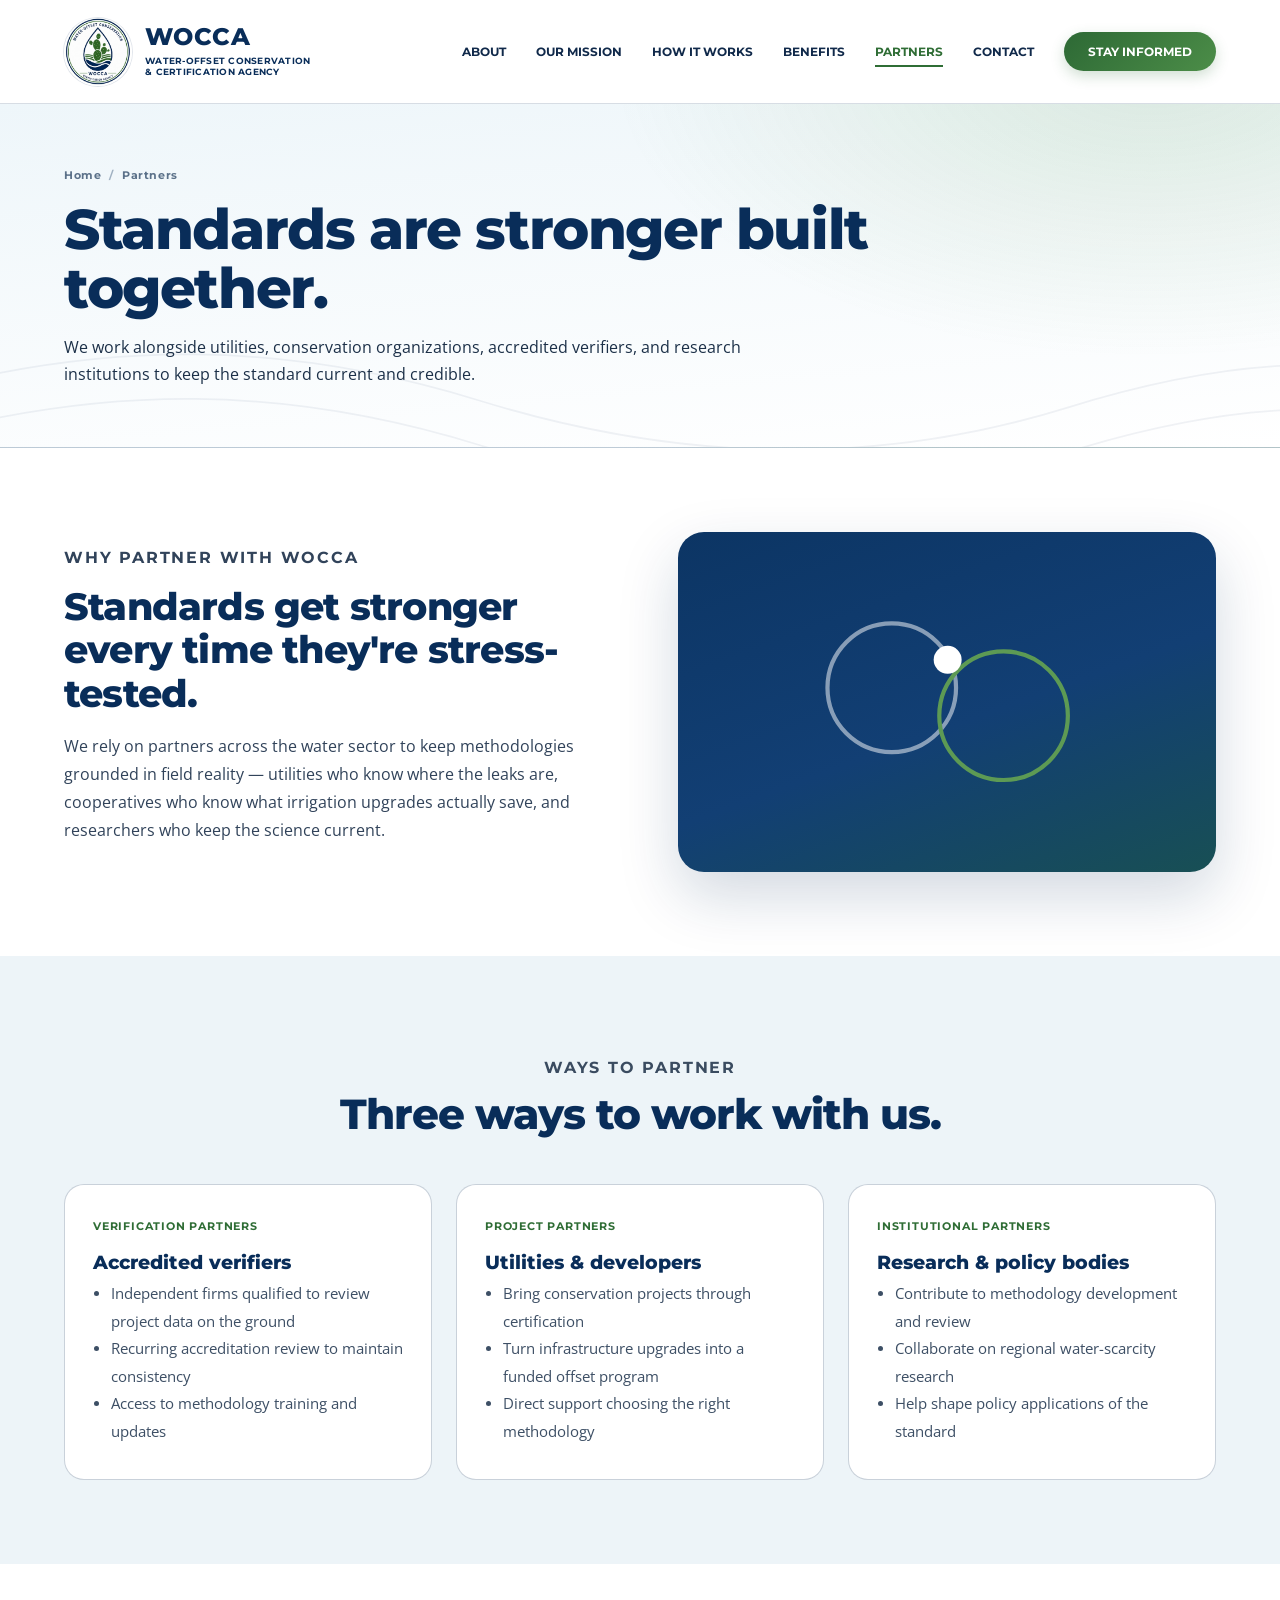
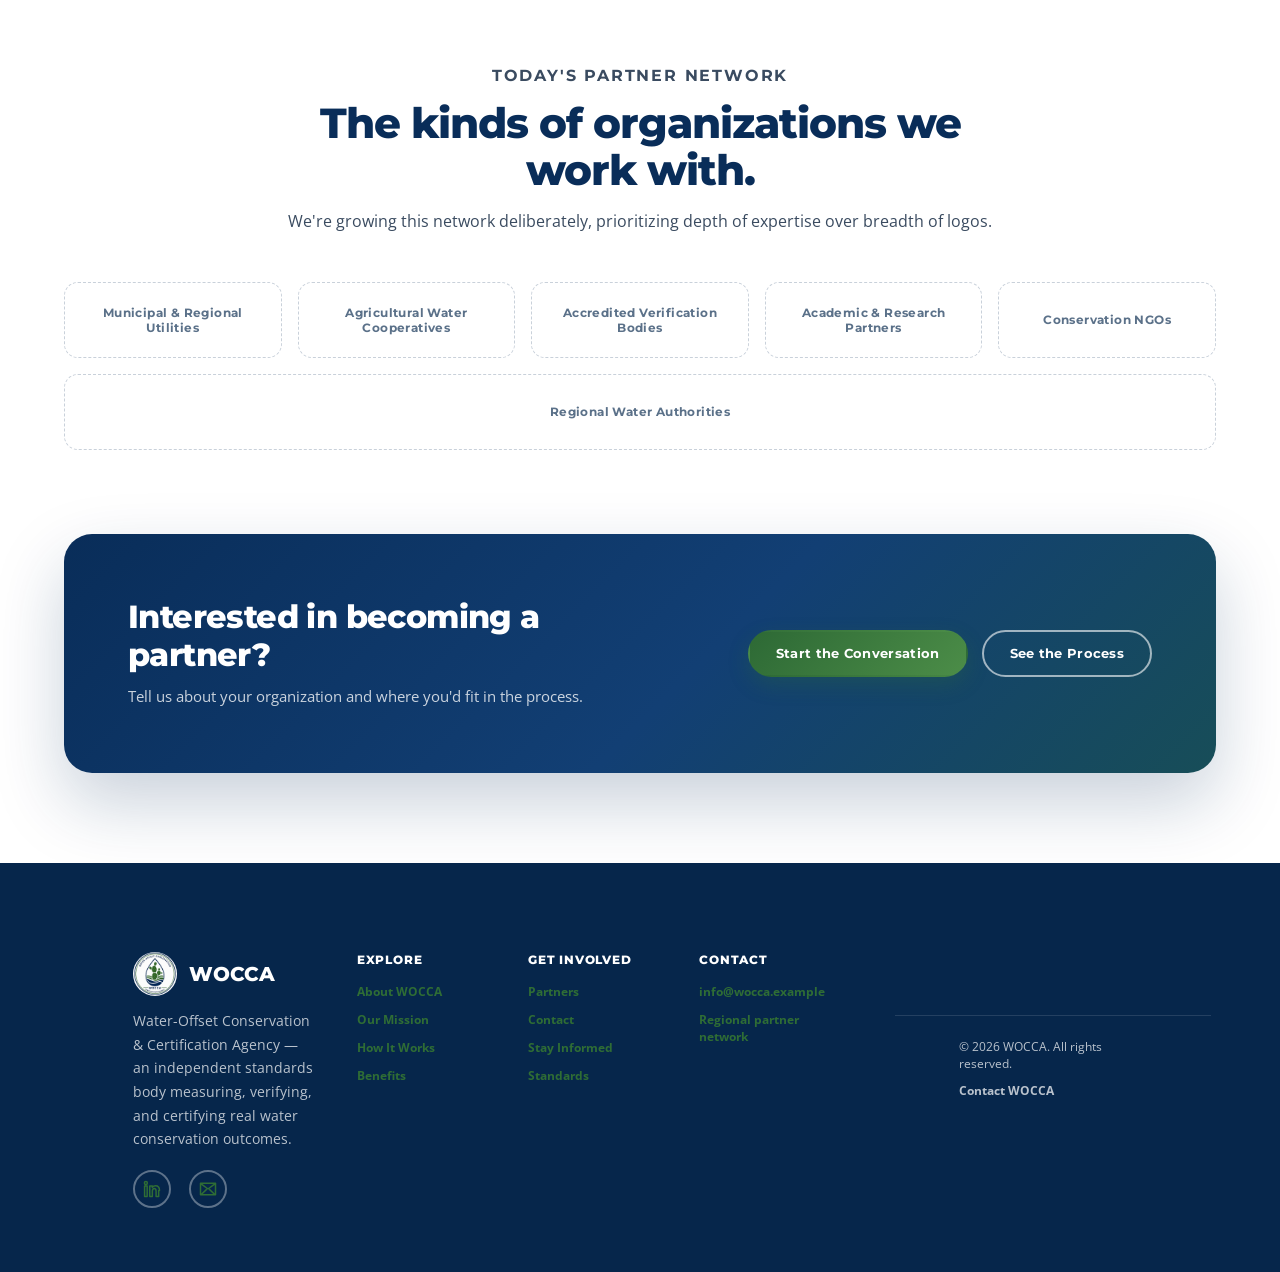
<file: partners.html>
<!doctype html>
<html lang="en">
<head>
  <meta charset="utf-8">
  <meta name="viewport" content="width=device-width, initial-scale=1">
  <meta name="description" content="WOCCA partners with utilities, verification bodies, developers, and research institutions to build and apply credible water-offset standards.">
  <meta property="og:title" content="Partners | Work With WOCCA">
  <meta property="og:description" content="WOCCA partners with utilities, verification bodies, developers, and research institutions to build and apply credible water-offset standards.">
  <meta property="og:type" content="website">
  <meta property="og:url" content="https://www.wocca.example/partners.html">
  <link rel="canonical" href="https://www.wocca.example/partners.html">
  <title>Partners | Work With WOCCA</title>
  <link rel="preconnect" href="https://fonts.googleapis.com">
  <link rel="preconnect" href="https://fonts.gstatic.com" crossorigin>
  <link href="https://fonts.googleapis.com/css2?family=Montserrat:wght@500;600;700;800&family=Open+Sans:wght@400;500;600&display=swap" rel="stylesheet">
  <link rel="stylesheet" href="styles.css">
  
</head>
<body>
  <header class="site-header">
    <a class="brand" href="index.html" aria-label="WOCCA home">
      <img class="brand-mark" src="assets/wocca-logo.jpg" alt="WOCCA logo">
      <span class="brand-text">
        <strong>WOCCA</strong>
        <small>WATER-OFFSET CONSERVATION<br>&amp; CERTIFICATION AGENCY</small>
      </span>
    </a>

    <button class="menu-toggle" type="button" aria-expanded="false" aria-controls="main-nav">
      <span></span><span></span><span></span>
      <span class="sr-only">Open menu</span>
    </button>

    <nav id="main-nav" class="main-nav" aria-label="Primary navigation">
      <a href="about.html">ABOUT</a>
      <a href="mission.html">OUR MISSION</a>
      <a href="how-it-works.html">HOW IT WORKS</a>
      <a href="benefits.html">BENEFITS</a>
      <a href="partners.html">PARTNERS</a>
      <a href="contact.html">CONTACT</a>
      <a class="nav-cta" href="contact.html#stay-informed">STAY INFORMED</a>
    </nav>
  </header>

  <main>
    <section class="page-hero">
      <div class="page-hero-inner">
        <p class="breadcrumb"><a href="index.html">Home</a><span aria-hidden="true">/</span>Partners</p>
        <h1>Standards are stronger built together.</h1>
        <p class="lead">We work alongside utilities, conservation organizations, accredited verifiers, and research institutions to keep the standard current and credible.</p>
      </div>
    </section>

    
    <section class="section">
      <div class="split">
        <div>
          <p class="eyebrow">WHY PARTNER WITH WOCCA</p>
          <h2>Standards get stronger every time they're stress-tested.</h2>
          <p style="margin-top:16px;">We rely on partners across the water sector to keep methodologies grounded in field reality — utilities who know where the leaks are, cooperatives who know what irrigation upgrades actually save, and researchers who keep the science current.</p>
        </div>
        <div class="split-visual" aria-hidden="true">
          <svg viewBox="0 0 300 240" xmlns="http://www.w3.org/2000/svg">
            <circle cx="110" cy="110" r="46" fill="none" stroke="#ffffff" stroke-opacity=".5" stroke-width="3"/>
            <circle cx="190" cy="130" r="46" fill="none" stroke="#5d9a54" stroke-width="3"/>
            <circle cx="150" cy="90" r="10" fill="#fff"/>
          </svg>
        </div>
      </div>
    </section>

    <section class="section section-alt">
      <div class="section-head center">
        <p class="eyebrow">WAYS TO PARTNER</p>
        <h2>Three ways to work with us.</h2>
      </div>
      <div class="partner-tiers">
        <div class="tier-card">
          <p class="tier-tag">VERIFICATION PARTNERS</p>
          <h3>Accredited verifiers</h3>
          <ul>
            <li>Independent firms qualified to review project data on the ground</li>
            <li>Recurring accreditation review to maintain consistency</li>
            <li>Access to methodology training and updates</li>
          </ul>
        </div>
        <div class="tier-card">
          <p class="tier-tag">PROJECT PARTNERS</p>
          <h3>Utilities &amp; developers</h3>
          <ul>
            <li>Bring conservation projects through certification</li>
            <li>Turn infrastructure upgrades into a funded offset program</li>
            <li>Direct support choosing the right methodology</li>
          </ul>
        </div>
        <div class="tier-card">
          <p class="tier-tag">INSTITUTIONAL PARTNERS</p>
          <h3>Research &amp; policy bodies</h3>
          <ul>
            <li>Contribute to methodology development and review</li>
            <li>Collaborate on regional water-scarcity research</li>
            <li>Help shape policy applications of the standard</li>
          </ul>
        </div>
      </div>
    </section>

    <section class="section">
      <div class="section-head center">
        <p class="eyebrow">TODAY'S PARTNER NETWORK</p>
        <h2>The kinds of organizations we work with.</h2>
        <p>We're growing this network deliberately, prioritizing depth of expertise over breadth of logos.</p>
      </div>
      <div class="logo-strip">
        <div class="logo-chip">Municipal &amp; Regional Utilities</div>
        <div class="logo-chip">Agricultural Water Cooperatives</div>
        <div class="logo-chip">Accredited Verification Bodies</div>
        <div class="logo-chip">Academic &amp; Research Partners</div>
        <div class="logo-chip">Conservation NGOs</div>
        <div class="logo-chip">Regional Water Authorities</div>
      </div>
    </section>

    <div class="cta-band">
      <div class="cta-inner">
        <div>
          <h2>Interested in becoming a partner?</h2>
          <p>Tell us about your organization and where you'd fit in the process.</p>
        </div>
        <div class="cta-actions">
          <a class="btn btn-primary" href="contact.html">Start the Conversation</a>
          <a class="btn btn-outline" href="how-it-works.html">See the Process</a>
        </div>
      </div>
    </div>
  </main>

  <footer class="site-footer">
    <div class="footer-top">
      <div class="footer-col">
        <div class="footer-brand">
          <img class="brand-mark" src="assets/wocca-logo.jpg" alt="WOCCA logo" style="width:44px;height:44px;">
          <strong>WOCCA</strong>
        </div>
        <p class="footer-desc">Water-Offset Conservation &amp; Certification Agency — an independent standards body measuring, verifying, and certifying real water conservation outcomes.</p>
        <div class="socials">
          <a href="https://www.linkedin.com/" target="_blank" rel="noopener" aria-label="LinkedIn">
            <img src="assets/icon-linkedin.svg" alt="" aria-hidden="true">
          </a>
          <a href="mailto:info@wocca.example" aria-label="Email WOCCA">
            <img src="assets/icon-email.svg" alt="" aria-hidden="true">
          </a>
        </div>
      </div>
      <div class="footer-col">
        <h4>EXPLORE</h4>
        <ul>
          <li><a href="about.html">About WOCCA</a></li>
          <li><a href="mission.html">Our Mission</a></li>
          <li><a href="how-it-works.html">How It Works</a></li>
          <li><a href="benefits.html">Benefits</a></li>
        </ul>
      </div>
      <div class="footer-col">
        <h4>GET INVOLVED</h4>
        <ul>
          <li><a href="partners.html">Partners</a></li>
          <li><a href="contact.html">Contact</a></li>
          <li><a href="contact.html#stay-informed">Stay Informed</a></li>
          <li><a href="mission.html#standards">Standards</a></li>
        </ul>
      </div>
      <div class="footer-col">
        <h4>CONTACT</h4>
        <ul>
          <li><a href="mailto:info@wocca.example">info@wocca.example</a></li>
          <li><a href="partners.html">Regional partner network</a></li>
        </ul>
      </div>
    </div>
    <div class="footer-bottom">
      <span>© <span id="year"></span> WOCCA. All rights reserved.</span>
      <a href="contact.html">Contact WOCCA</a>
    </div>
  </footer>

  <button id="backToTopFab" class="back-to-top-fab" aria-label="Back to top" type="button">
    <img src="assets/icon-arrow-up.svg" alt="" aria-hidden="true">
  </button>

  <script src="script.js"></script>
</body>
</html>
</file>
<file: styles.css>
:root {
  --navy: #092d59;
  --navy-deep: #06264b;
  --green: #2f6d35;
  --green-light: #5d9a54;
  --white: #fff;
  --ink: #10294a;
  --soft: #edf4f8;
  --line: rgba(9,45,89,.22);
  --max: 1440px;
}

* { box-sizing: border-box; }
html { scroll-behavior: smooth; }
body {
  margin: 0;
  color: var(--ink);
  background: #fff;
  font-family: "Open Sans", Arial, sans-serif;
}
a { color: inherit; text-decoration: none; }
button { font: inherit; }
.sr-only {
  position: absolute; width: 1px; height: 1px; padding: 0; margin: -1px;
  overflow: hidden; clip: rect(0,0,0,0); white-space: nowrap; border: 0;
}

.site-header {
  height: 104px;
  display: flex;
  align-items: center;
  justify-content: space-between;
  padding: 0 clamp(24px, 5vw, 72px);
  background: rgba(255,255,255,.98);
  border-bottom: 1px solid rgba(9,45,89,.16);
  position: sticky;
  top: 0;
  z-index: 20;
}

.brand { display:flex; align-items:center; gap:13px; min-width:260px; }
.brand img, .brand-mark {
  width: 68px; height: 68px; border-radius: 50%; object-fit: cover;
  object-position: center;
  box-shadow: 0 0 0 1px rgba(9,45,89,.12);
  flex: none;
}
.brand-text { display:flex; flex-direction:column; line-height:1; }
.brand-text strong {
  font: 800 24px/1 "Montserrat", sans-serif; color:var(--navy); letter-spacing:1px;
}
.brand-text small {
  margin-top: 7px; font: 700 8.5px/1.25 "Montserrat", sans-serif;
  letter-spacing:.25px; color:var(--navy);
}

.main-nav { display:flex; align-items:center; gap:30px; font:700 12px "Montserrat", sans-serif; }
.main-nav a { position:relative; transition:color .2s ease; }
.main-nav a:not(.nav-cta)::after {
  content:""; position:absolute; left:0; bottom:-8px; width:0; height:2px;
  background:var(--green); transition:width .2s ease;
}
.main-nav a:not(.nav-cta):hover { color:var(--green); }
.main-nav a:not(.nav-cta):hover::after { width:100%; }
.nav-cta {
  padding: 12px 24px; border-radius:999px; color:#fff;
  background: linear-gradient(135deg,#2d6935,#4c8d48);
  box-shadow: 0 5px 14px rgba(47,109,53,.22);
  transition: transform .2s ease, box-shadow .2s ease;
}
.nav-cta:hover { transform:translateY(-2px); box-shadow:0 8px 20px rgba(47,109,53,.3); }

.menu-toggle { display:none; background:none; border:0; padding:10px; cursor:pointer; }
.menu-toggle span:not(.sr-only) { display:block; width:27px; height:2px; margin:5px; background:var(--navy); }

.hero { position:relative; min-height:760px; overflow:hidden; }
.hero-bg {
  position:absolute; inset:0;
  background-image: url("assets/hero-reference.jpg");
  background-size: cover;
  background-position: center;
}
.hero-overlay {
  position:absolute; inset:0;
  background:
    linear-gradient(90deg, rgba(244,250,254,.93) 0%, rgba(245,251,255,.8) 40%, rgba(238,248,251,.4) 70%, rgba(232,244,247,.08) 100%);
}

.hero-content {
  position:relative; z-index:1; max-width:var(--max); margin:auto;
  min-height:760px; padding:70px clamp(28px,5.4vw,80px);
  display:grid; grid-template-columns:minmax(0,1.15fr) minmax(350px,.75fr);
  gap:clamp(45px,7vw,110px); align-items:center;
}

.eyebrow { margin:0 0 13px; color:var(--green); font:700 11px/1.2 "Montserrat",sans-serif; letter-spacing:1.8px; }
.intro h1 {
  margin:0; color:var(--navy); font:800 clamp(48px,5.4vw,78px)/.98 "Montserrat",sans-serif;
  letter-spacing:-2.5px;
}
.intro h1 span { color:var(--green); }
.green-rule { width:68px; height:3px; margin:25px 0 24px; background:var(--green); }
.lead { margin:0; max-width:690px; font-size:16px; line-height:1.72; color:#1c3048; }
.lead.secondary { margin-top:14px; }

.value-grid {
  display:grid; grid-template-columns:repeat(4,1fr); margin-top:38px; max-width:700px;
  background:rgba(255,255,255,.2);
}
.value-item {
  display:flex; flex-direction:column; align-items:center; justify-content:flex-start;
  min-height:95px; padding:0 14px; border-right:1px solid rgba(9,45,89,.45);
  text-align:center; transition:transform .2s ease, color .2s ease;
}
.value-item:first-child { padding-left:0; }
.value-item:last-child { border-right:0; }
.value-item:hover { transform:translateY(-5px); color:var(--green); }
.value-item svg, .value-item img { width:47px; height:50px; margin-bottom:10px; }
.value-item span { font:700 11px/1.35 "Montserrat",sans-serif; letter-spacing:.2px; }

.coming-card {
  width:min(100%, 460px); justify-self:end; text-align:center;
  padding:30px 48px 28px; border:1px solid rgba(255,255,255,.8);
  border-radius:28px; background:rgba(255,255,255,.84);
  box-shadow:0 18px 50px rgba(20,56,83,.16);
  backdrop-filter:blur(7px);
}
.card-logo { width:132px; height:132px; object-fit:cover; border-radius:50%; }
.card-rule { height:1px; background:rgba(9,45,89,.34); margin:16px 0 17px; }
.coming-card h2 { margin:0; color:var(--navy); font:800 24px/1.1 "Montserrat",sans-serif; }
.coming-card p { margin:12px 0 0; font-size:14px; line-height:1.7; color:#2b3b4d; }
.cactus { color:var(--green); font-size:30px; line-height:1; margin:12px 0 -3px; transform:rotate(180deg); }
.connect { color:var(--green)!important; font-weight:600; }
.socials { display:flex; justify-content:center; gap:18px; margin-top:16px; }
.socials a {
  width:42px; height:42px; display:grid; place-items:center; border:2px solid var(--green);
  border-radius:50%; color:var(--green); transition:all .2s ease;
}
.socials a:hover { color:#fff; background:var(--green); transform:translateY(-3px); }
.socials svg, .socials img { width:20px; height:20px; transition: filter .2s ease; }
.socials a:hover img { filter: brightness(0) invert(1); }

.info-section {
  max-width:var(--max); margin:auto; padding:90px clamp(28px,5.4vw,80px);
  display:flex; justify-content:space-between; gap:30px; align-items:end;
}
.info-section h2 { margin:0 0 12px; font:800 clamp(30px,4vw,52px)/1 "Montserrat",sans-serif; color:var(--navy); }
.info-section p:not(.eyebrow) { max-width:680px; font-size:16px; line-height:1.7; }
.back-top {
  border:1px solid var(--green); color:var(--green); padding:12px 18px; border-radius:999px;
  font:700 12px "Montserrat",sans-serif; white-space:nowrap;
}
footer {
  display:flex; justify-content:space-between; padding:24px clamp(28px,5.4vw,80px);
  color:#607083; border-top:1px solid rgba(9,45,89,.13); font-size:12px;
}
footer a { color:var(--green); font-weight:700; }

@media (max-width: 1100px) {
  .site-header { height:90px; }
  .main-nav { gap:18px; font-size:10px; }
  .brand img { width:60px; height:60px; }
  .brand-text strong { font-size:21px; }
  .hero-content { grid-template-columns:1fr 400px; gap:35px; }
  .intro h1 { font-size:clamp(46px,6vw,67px); }
  .lead { font-size:14px; }
}

@media (max-width: 860px) {
  .site-header { height:78px; padding:0 20px; }
  .brand { min-width:0; }
  .brand img { width:52px; height:52px; }
  .brand-text strong { font-size:19px; }
  .brand-text small { font-size:7px; }
  .menu-toggle { display:block; }
  .main-nav {
    position:absolute; top:78px; left:0; right:0; padding:18px 22px 25px;
    background:#fff; display:none; flex-direction:column; align-items:stretch; gap:0;
    border-bottom:1px solid var(--line); box-shadow:0 12px 28px rgba(0,0,0,.08);
  }
  .main-nav.open { display:flex; }
  .main-nav a { padding:13px 8px; }
  .main-nav a:not(.nav-cta)::after { display:none; }
  .nav-cta { text-align:center; margin-top:8px; }
  .hero { min-height:auto; }
  .hero-content {
    min-height:auto; grid-template-columns:1fr; padding:55px 24px 65px;
  }
  .hero-overlay { background:linear-gradient(90deg,rgba(247,251,253,.96),rgba(247,251,253,.76)); }
  .coming-card { justify-self:center; }
  .value-grid { max-width:none; }
}

@media (max-width: 560px) {
  .brand-text small { display:none; }
  .intro h1 { font-size:47px; letter-spacing:-1.8px; }
  .lead { font-size:14px; }
  .desktop-only { display:none; }
  .value-grid { grid-template-columns:repeat(2,1fr); gap:0; margin-top:30px; }
  .value-item { min-height:105px; margin-bottom:18px; }
  .value-item:nth-child(2) { border-right:0; }
  .value-item:nth-child(3), .value-item:nth-child(4) { margin-top:8px; }
  .coming-card { padding:25px 20px; border-radius:22px; }
  .card-logo { width:105px; height:105px; }
  .info-section { flex-direction:column; align-items:flex-start; padding:65px 24px; }
  footer { flex-direction:column; gap:10px; padding:22px 24px; }
}


.hero-tagline {
  margin: 0;
  color: var(--green);
  font: 800 clamp(19px, 2vw, 27px)/1.15 "Montserrat", sans-serif;
  letter-spacing: .2px;
}

.card-kicker {
  margin: 0 0 8px !important;
  color: var(--green) !important;
  font: 800 11px/1 "Montserrat", sans-serif !important;
  letter-spacing: 2px;
}

.process-mini {
  display: grid;
  grid-template-columns: repeat(3, 1fr);
  gap: 8px;
  margin: 22px 0 4px;
}

.process-mini div {
  display: flex;
  flex-direction: column;
  align-items: center;
  gap: 5px;
  padding: 10px 4px;
  border: 1px solid rgba(47,109,53,.22);
  border-radius: 12px;
  background: rgba(255,255,255,.48);
}

.process-mini strong {
  color: var(--green);
  font: 800 11px "Montserrat", sans-serif;
}

.process-mini span {
  color: var(--navy);
  font: 700 10px "Montserrat", sans-serif;
}

.value-item {
  cursor: default;
}

.value-item:hover {
  transform: none;
  color: var(--ink);
}

@media (max-width: 560px) {
  .hero-tagline { font-size: 19px; }
}


/* ============================================================
   SITE-WIDE EXTENSIONS — shared across all inner pages
   ============================================================ */

:focus-visible { outline: 3px solid var(--green); outline-offset: 3px; }

.main-nav a.active { color: var(--green); }
.main-nav a.active:not(.nav-cta)::after { width: 100%; }

/* Breadcrumb / page hero for inner pages */
.page-hero {
  position: relative;
  padding: 64px clamp(24px,5vw,72px) 58px;
  background:
    radial-gradient(900px 480px at 90% -10%, rgba(93,154,84,.16), transparent 60%),
    linear-gradient(175deg, #eef6fa 0%, #ffffff 100%);
  border-bottom: 1px solid var(--line);
  overflow: hidden;
}
.page-hero::before{
  content:"";
  position:absolute; inset:0; z-index:0;
  background-image: url("data:image/svg+xml,%3Csvg xmlns='http://www.w3.org/2000/svg' viewBox='0 0 1440 400'%3E%3Cg fill='none' stroke='%23092d59' stroke-opacity='.06' stroke-width='2'%3E%3Cpath d='M-100 340c220-60 420-60 640 8s440 76 660 8 380-60 460 0'/%3E%3Cpath d='M-100 390c220-60 420-60 640 8s440 76 660 8 380-60 460 0'/%3E%3C/g%3E%3C/svg%3E");
  background-size:cover; background-position:bottom;
}
.breadcrumb {
  position:relative; z-index:1;
  display:flex; align-items:center; gap:8px;
  font:700 11px "Montserrat",sans-serif; letter-spacing:.6px;
  color:#5b7189; margin:0 0 18px;
}
.breadcrumb a:hover { color: var(--green); }
.breadcrumb span[aria-hidden] { color: rgba(9,45,89,.35); }
.page-hero-inner { position:relative; z-index:1; max-width: var(--max); margin:auto; }
.page-hero h1 {
  margin:0; color:var(--navy); font:800 clamp(34px,4.4vw,56px)/1.05 "Montserrat",sans-serif;
  letter-spacing:-1.4px; max-width: 820px;
}
.page-hero .lead { margin-top:16px; max-width:680px; }

/* Generic section rhythm */
.section { max-width: var(--max); margin:auto; padding: 84px clamp(24px,5vw,72px); }
.section-tight { padding-top: 0; }
.section-alt { background: var(--soft); }
.section-navy {
  background: linear-gradient(160deg, var(--navy) 0%, var(--navy-deep) 100%);
  color: rgba(255,255,255,.92);
}
.section-navy .eyebrow { color: var(--green-light); }
.section-navy h2 { color:#fff; }
.section-head { max-width: 720px; margin: 0 0 46px; }
.section-head.center { margin-left:auto; margin-right:auto; text-align:center; }
.section-head h2 {
  margin: 10px 0 0; color: var(--navy); font:800 clamp(28px,3.4vw,42px)/1.12 "Montserrat",sans-serif;
  letter-spacing:-1px;
}
.section-head p { margin:14px 0 0; font-size:16px; line-height:1.72; color:#3a4b60; }
.section-navy .section-head p { color: rgba(255,255,255,.78); }

/* Split layout: text + visual panel */
.split {
  display:grid; grid-template-columns: 1fr 1fr; gap: clamp(36px,6vw,90px); align-items:center;
}
.split.reverse .split-visual { order: -1; }
.split h2 { margin:10px 0 0; color:var(--navy); font:800 clamp(26px,3.2vw,38px)/1.15 "Montserrat",sans-serif; letter-spacing:-.8px; }
.split p { font-size:16px; line-height:1.75; color:#31435a; }
.split ul.check-list { margin:22px 0 0; padding:0; list-style:none; display:grid; gap:14px; }
.split ul.check-list li { display:flex; gap:12px; align-items:flex-start; font-size:15px; color:#233045; line-height:1.5; }
.split ul.check-list svg, .split ul.check-list img { flex:none; width:22px; height:22px; margin-top:1px; }

.split-visual {
  position:relative; border-radius:26px; overflow:hidden; min-height:340px;
  background: linear-gradient(160deg, #0c3564 0%, #123f74 55%, #1c5a3f 130%);
  display:flex; align-items:center; justify-content:center;
  box-shadow: 0 24px 60px rgba(9,45,89,.18);
}
.split-visual svg { width: 78%; height: 78%; }
.split-visual .visual-caption {
  position:absolute; left:0; right:0; bottom:0; padding:16px 22px;
  background:linear-gradient(0deg, rgba(6,38,75,.72), transparent);
  color:#fff; font:700 11px "Montserrat",sans-serif; letter-spacing:.6px;
}

/* Card grids */
.card-grid { display:grid; grid-template-columns:repeat(3,1fr); gap:26px; }
.card-grid.cols-2 { grid-template-columns:repeat(2,1fr); }
.card-grid.cols-4 { grid-template-columns:repeat(4,1fr); }
.info-card {
  padding:32px 28px; border-radius:20px; background:#fff;
  border:1px solid var(--line); box-shadow: 0 8px 26px rgba(9,45,89,.05);
  transition: transform .2s ease, box-shadow .2s ease;
}
.info-card:hover { transform: translateY(-4px); box-shadow: 0 16px 34px rgba(9,45,89,.1); }
.info-card .icon-badge {
  width:54px; height:54px; border-radius:14px; display:grid; place-items:center;
  background: rgba(47,109,53,.1); margin-bottom:18px;
}
.info-card .icon-badge svg { width:28px; height:28px; stroke:var(--green); fill:none; stroke-width:2; stroke-linecap:round; stroke-linejoin:round; }
.info-card h3 { margin:0 0 10px; color:var(--navy); font:800 17px "Montserrat",sans-serif; }
.info-card p { margin:0; font-size:14.5px; line-height:1.68; color:#3d4f65; }

/* Process detail (numbered, connected) */
.process-detail { display:grid; grid-template-columns:repeat(3,1fr); gap:0; counter-reset: step; position:relative; }
.process-detail::before {
  content:""; position:absolute; top:34px; left:8%; right:8%; height:2px;
  background: repeating-linear-gradient(90deg, rgba(47,109,53,.35) 0 10px, transparent 10px 18px);
  z-index:0;
}
.process-step { position:relative; z-index:1; padding:0 24px; text-align:left; }
.process-step .step-num {
  width:68px; height:68px; border-radius:50%; background:#fff; border:2px solid var(--green);
  color:var(--green); display:grid; place-items:center; font:800 22px "Montserrat",sans-serif;
  margin-bottom:22px;
}
.process-step h3 { margin:0 0 10px; color:var(--navy); font:800 19px "Montserrat",sans-serif; }
.process-step p { margin:0; font-size:14.5px; line-height:1.7; color:#3d4f65; }

/* Stat band */
.stat-band { display:grid; grid-template-columns:repeat(4,1fr); gap:24px; }
.stat-item { text-align:center; }
.stat-item strong { display:block; font:800 clamp(32px,3vw,44px) "Montserrat",sans-serif; color:var(--green-light); letter-spacing:-1px; }
.stat-item span { display:block; margin-top:8px; font:700 11px "Montserrat",sans-serif; letter-spacing:.6px; color: rgba(255,255,255,.72); }

/* Callout / quote */
.callout {
  margin:0; padding: 36px 40px; border-radius:22px; background: var(--soft);
  border-left: 4px solid var(--green);
}
.callout p { margin:0; font: 600 19px/1.6 "Open Sans",sans-serif; color: var(--navy); }
.callout footer { margin-top:14px; font:700 12px "Montserrat",sans-serif; color:#5b7189; border:0; padding:0; display:block; }

/* CTA band */
.cta-band {
  max-width: var(--max); margin: 0 auto; padding: 0 clamp(24px,5vw,72px) 90px;
}
.cta-band .cta-inner {
  border-radius: 28px; padding: clamp(40px,5vw,64px);
  background: linear-gradient(135deg, var(--navy) 0%, #123f74 55%, #1c5a3f 140%);
  display:flex; align-items:center; justify-content:space-between; gap:32px; flex-wrap:wrap;
  box-shadow: 0 30px 70px rgba(9,45,89,.22);
}
.cta-inner h2 { margin:0; color:#fff; font:800 clamp(24px,2.6vw,32px)/1.2 "Montserrat",sans-serif; letter-spacing:-.6px; max-width:520px; }
.cta-inner p { margin:10px 0 0; color: rgba(255,255,255,.78); max-width:480px; font-size:15px; line-height:1.65; }
.cta-actions { display:flex; gap:14px; flex-wrap:wrap; }
.btn {
  display:inline-flex; align-items:center; gap:8px; padding:14px 26px; border-radius:999px;
  font:700 12.5px "Montserrat",sans-serif; letter-spacing:.3px; border:2px solid transparent; cursor:pointer;
  transition: transform .2s ease, box-shadow .2s ease, background .2s ease, color .2s ease;
}
.btn-primary { background: linear-gradient(135deg,#2d6935,#4c8d48); color:#fff; box-shadow:0 8px 20px rgba(47,109,53,.28); }
.btn-primary:hover { transform:translateY(-2px); box-shadow:0 12px 26px rgba(47,109,53,.36); }
.btn-outline { border-color: rgba(255,255,255,.6); color:#fff; background:transparent; }
.btn-outline:hover { background: rgba(255,255,255,.12); }
.btn-ghost { border-color: var(--green); color: var(--green); background:transparent; }
.btn-ghost:hover { background: var(--green); color:#fff; }

/* Partner grid */
.partner-tiers { display:grid; grid-template-columns:repeat(3,1fr); gap:24px; }
.tier-card { padding:34px 28px; border-radius:20px; border:1px solid var(--line); background:#fff; }
.tier-card h3 { margin:0 0 6px; color:var(--navy); font:800 19px "Montserrat",sans-serif; }
.tier-card p.tier-tag { margin:0 0 18px; color:var(--green); font:700 11px "Montserrat",sans-serif; letter-spacing:.8px; }
.tier-card ul { margin:0; padding-left:18px; color:#3d4f65; font-size:14.5px; line-height:1.9; }

.logo-strip { display:flex; flex-wrap:wrap; gap:16px; }
.logo-chip {
  flex:1 1 200px; min-height:76px; display:flex; align-items:center; justify-content:center;
  border:1px dashed var(--line); border-radius:14px; color:#5b7189; font:700 12px "Montserrat",sans-serif;
  letter-spacing:.4px; text-align:center; padding:12px;
}

/* Form */
.form-panel { padding:38px; border-radius:24px; background:#fff; border:1px solid var(--line); box-shadow:0 18px 46px rgba(9,45,89,.08); }
.form-row { display:grid; grid-template-columns:1fr 1fr; gap:18px; }
.field { display:flex; flex-direction:column; gap:8px; margin-top:18px; }
.field label { font:700 11.5px "Montserrat",sans-serif; letter-spacing:.4px; color:var(--navy); }
.field input, .field select, .field textarea {
  font:500 14.5px "Open Sans",sans-serif; padding:13px 15px; border-radius:12px;
  border:1.5px solid rgba(9,45,89,.2); background:#fbfdff; color:var(--ink);
}
.field input:focus, .field select:focus, .field textarea:focus {
  outline:none; border-color: var(--green); box-shadow:0 0 0 4px rgba(47,109,53,.12);
}
.field textarea { resize:vertical; min-height:120px; }
.form-note { margin-top:16px; font-size:12.5px; color:#5b7189; }
.contact-info-list { list-style:none; margin:26px 0 0; padding:0; display:grid; gap:18px; }
.contact-info-list li { display:flex; gap:14px; align-items:flex-start; }
.contact-info-list .ci-icon {
  width:44px; height:44px; border-radius:12px; background:rgba(47,109,53,.1); display:grid; place-items:center; flex:none;
}
.contact-info-list svg, .contact-info-list img { width:22px; height:22px; }
.contact-info-list strong { display:block; color:var(--navy); font:800 13.5px "Montserrat",sans-serif; }
.contact-info-list span { display:block; margin-top:2px; font-size:13.5px; color:#3d4f65; }

/* FAQ */
.faq-list { display:grid; gap:14px; }
.faq-item { border:1px solid var(--line); border-radius:16px; overflow:hidden; background:#fff; }
.faq-item summary {
  cursor:pointer; list-style:none; padding:20px 24px; display:flex; align-items:center; justify-content:space-between;
  font:700 15px "Montserrat",sans-serif; color:var(--navy);
}
.faq-item summary::-webkit-details-marker { display:none; }
.faq-item summary::after { content:"+"; font-size:22px; color:var(--green); transition: transform .2s ease; }
.faq-item[open] summary::after { transform: rotate(45deg); }
.faq-item p { margin:0; padding:0 24px 22px; color:#3d4f65; font-size:14.5px; line-height:1.7; }

/* Expanded footer */
.site-footer { background: var(--navy-deep); color: rgba(255,255,255,.72); }
.footer-top {
  max-width: var(--max); margin:auto; padding: 64px clamp(24px,5vw,72px) 40px;
  display:grid; grid-template-columns: 1.4fr 1fr 1fr 1fr; gap:40px;
}
.footer-brand { display:flex; align-items:center; gap:12px; margin-bottom:14px; }
.footer-brand strong { color:#fff; font:800 20px "Montserrat",sans-serif; }
.footer-col h4 { margin:0 0 16px; color:#fff; font:800 12px "Montserrat",sans-serif; letter-spacing:.8px; }
.footer-col ul { list-style:none; margin:0; padding:0; display:grid; gap:11px; }
.footer-col a:hover { color:#fff; }
.footer-desc { max-width:320px; font-size:13.5px; line-height:1.75; }
footer.site-footer .socials { justify-content:flex-start; margin-top:18px; }
footer.site-footer .socials a { border-color: rgba(255,255,255,.35); color:#fff; width:38px; height:38px; }
footer.site-footer .socials a:hover { background:var(--green); border-color:var(--green); }
.footer-bottom {
  border-top: 1px solid rgba(255,255,255,.12);
  padding: 22px clamp(24px,5vw,72px);
  display:flex; justify-content:space-between; flex-wrap:wrap; gap:10px;
  font-size:12px; max-width:var(--max); margin:auto;
}
.footer-bottom a { color: rgba(255,255,255,.72); }
.footer-bottom a:hover { color:#fff; }

/* back to top button (fixed) */
.back-to-top-fab {
  position:fixed; right:24px; bottom:24px; z-index:30;
  width:48px; height:48px; border-radius:50%; background:var(--navy); color:#fff;
  display:flex; align-items:center; justify-content:center; border:0; cursor:pointer;
  box-shadow:0 10px 26px rgba(9,45,89,.3); opacity:0; pointer-events:none; transform: translateY(10px);
  transition: opacity .25s ease, transform .25s ease;
}
.back-to-top-fab.visible { opacity:1; pointer-events:auto; transform:translateY(0); }
.back-to-top-fab svg, .back-to-top-fab img { width:20px; height:20px; }

/* ============================================================
   RESPONSIVE — inner-page layouts
   ============================================================ */
@media (max-width: 1100px) {
  .card-grid.cols-4 { grid-template-columns:repeat(2,1fr); }
  .stat-band { grid-template-columns:repeat(2,1fr); gap:32px; }
  .footer-top { grid-template-columns:1.2fr 1fr 1fr; }
  .footer-top .footer-col:last-child { grid-column: 1 / -1; }
}

@media (max-width: 860px) {
  .split, .split.reverse { grid-template-columns:1fr; }
  .split.reverse .split-visual { order:0; }
  .split-visual { min-height:260px; }
  .card-grid, .card-grid.cols-2, .card-grid.cols-4 { grid-template-columns:1fr 1fr; gap:18px; }
  .process-detail { grid-template-columns:1fr; gap:34px; }
  .process-detail::before { display:none; }
  .partner-tiers { grid-template-columns:1fr; }
  .form-row { grid-template-columns:1fr; }
  .cta-inner { flex-direction:column; align-items:flex-start; }
  .footer-top { grid-template-columns:1fr 1fr; }
}

@media (max-width: 560px) {
  .section { padding: 60px 20px; }
  .card-grid, .card-grid.cols-2, .card-grid.cols-4 { grid-template-columns:1fr; }
  .stat-band { grid-template-columns:1fr 1fr; }
  .page-hero { padding: 46px 20px 42px; }
  .footer-top { grid-template-columns:1fr; padding: 46px 20px 30px; }
  .cta-band { padding: 0 20px 60px; }
}

.split-logo {
  width: 220px;
  height: 220px;
  object-fit: contain;
  display: block;
  margin: 0 auto;
}

#formStatus { display:none; margin-top:16px; padding:14px 16px; border-radius:12px; background: rgba(47,109,53,.1); color: var(--green); font:600 13.5px "Open Sans",sans-serif; }
#formStatus.visible { display:block; }

/* =====================================================
   WOCCA UNDERSTANDING CAROUSEL
===================================================== */

.wocca-carousel-section {
  background: #f4f7f5;
  padding: 90px 0;
}

.wocca-carousel-wrap {
  max-width: 1200px;
}

.wocca-carousel {
  position: relative;
  margin-top: 55px;
  overflow: hidden;
}

.wocca-slide {
  display: none;
  min-height: 460px;
  grid-template-columns: 1.1fr 0.9fr;
  align-items: stretch;
  background: #ffffff;
  border: 1px solid rgba(15, 49, 74, 0.1);
  box-shadow: 0 18px 50px rgba(0, 0, 0, 0.08);
}

.wocca-slide.active {
  display: grid;
  animation: carouselFade 0.45s ease;
}

@keyframes carouselFade {
  from {
    opacity: 0;
    transform: translateY(8px);
  }

  to {
    opacity: 1;
    transform: translateY(0);
  }
}

/* CONTENT */

.wocca-slide-content {
  padding: 70px;
  display: flex;
  flex-direction: column;
  justify-content: center;
}

.slide-number {
  display: block;
  font-family: "Montserrat", sans-serif;
  font-size: 13px;
  font-weight: 800;
  letter-spacing: 0.18em;
  color: #5d9a54;
  margin-bottom: 16px;
}

.slide-label {
  font-family: "Montserrat", sans-serif;
  font-size: 11px;
  font-weight: 700;
  letter-spacing: 0.16em;
  color: #0f314a;
  margin-bottom: 18px;
}

.wocca-slide-content h3 {
  font-family: "Montserrat", sans-serif;
  font-size: clamp(28px, 3vw, 42px);
  line-height: 1.15;
  color: #0f314a;
  margin: 0 0 20px;
  max-width: 600px;
}

.wocca-slide-content > p:not(.slide-label) {
  max-width: 580px;
  font-size: 17px;
  line-height: 1.8;
  color: #52616b;
  margin-bottom: 30px;
}

/* VISUAL */

.wocca-slide-visual {
  min-height: 460px;
  background: #0f314a;
  color: #5d9a54;
  display: flex;
  align-items: center;
  justify-content: center;
  overflow: hidden;
  position: relative;
}

.wocca-slide-visual::before {
  content: "";
  position: absolute;
  width: 330px;
  height: 330px;
  border: 1px solid rgba(255, 255, 255, 0.08);
  border-radius: 50%;
}

.wocca-slide-visual svg {
  width: min(65%, 310px);
  height: auto;
  position: relative;
  z-index: 1;
}

/* INDIVIDUAL VISUAL TONES */

.visual-water {
  color: #5d9a54;
}

.visual-offset {
  color: #7fb3d5;
}

.visual-verify {
  color: #5d9a54;
}

.visual-certify {
  color: #9cc68d;
}

.visual-community {
  color: #7fb3d5;
}

/* CONTROLS */

.carousel-controls {
  display: flex;
  align-items: center;
  justify-content: center;
  gap: 22px;
  margin-top: 30px;
}

.carousel-arrow {
  width: 46px;
  height: 46px;
  border-radius: 50%;
  border: 1px solid rgba(15, 49, 74, 0.2);
  background: #ffffff;
  color: #0f314a;
  font-size: 24px;
  cursor: pointer;
  transition: 0.25s ease;
}

.carousel-arrow:hover {
  background: #0f314a;
  color: #ffffff;
  transform: translateY(-2px);
}

.carousel-dots {
  display: flex;
  gap: 9px;
}

.carousel-dot {
  width: 9px;
  height: 9px;
  border-radius: 50%;
  border: none;
  padding: 0;
  background: #c8d0d3;
  cursor: pointer;
  transition: 0.25s ease;
}

.carousel-dot.active {
  width: 28px;
  border-radius: 20px;
  background: #5d9a54;
}

/* MOBILE */

@media (max-width: 800px) {

  .wocca-carousel-section {
    padding: 65px 0;
  }

  .wocca-slide,
  .wocca-slide.active {
    grid-template-columns: 1fr;
  }

  .wocca-slide-content {
    padding: 45px 30px;
  }

  .wocca-slide-visual {
    min-height: 280px;
  }

  .wocca-slide-visual svg {
    width: 220px;
  }
}

@media (max-width: 480px) {

  .wocca-slide-content {
    padding: 38px 24px;
  }

  .wocca-slide-content h3 {
    font-size: 28px;
  }

  .wocca-slide-content > p:not(.slide-label) {
    font-size: 15px;
  }

  .carousel-controls {
    gap: 15px;
  }
}
</file>
